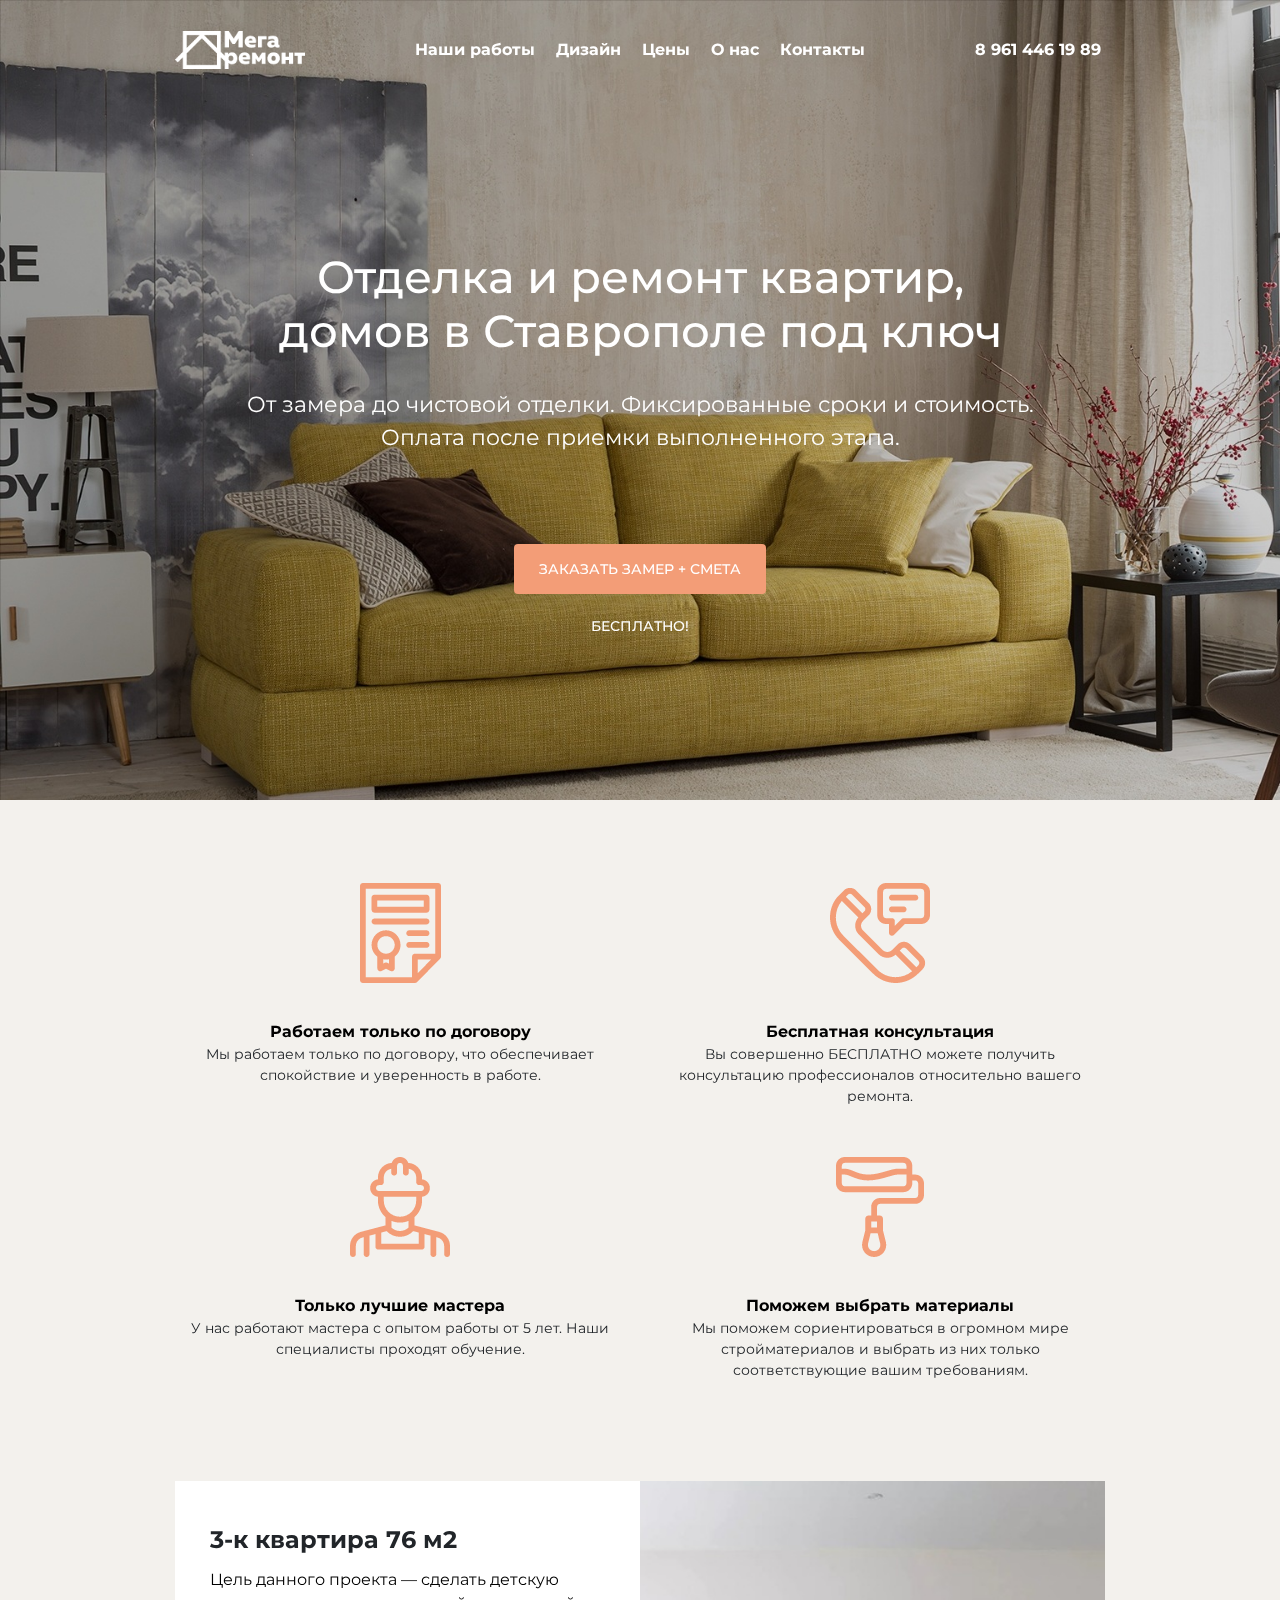
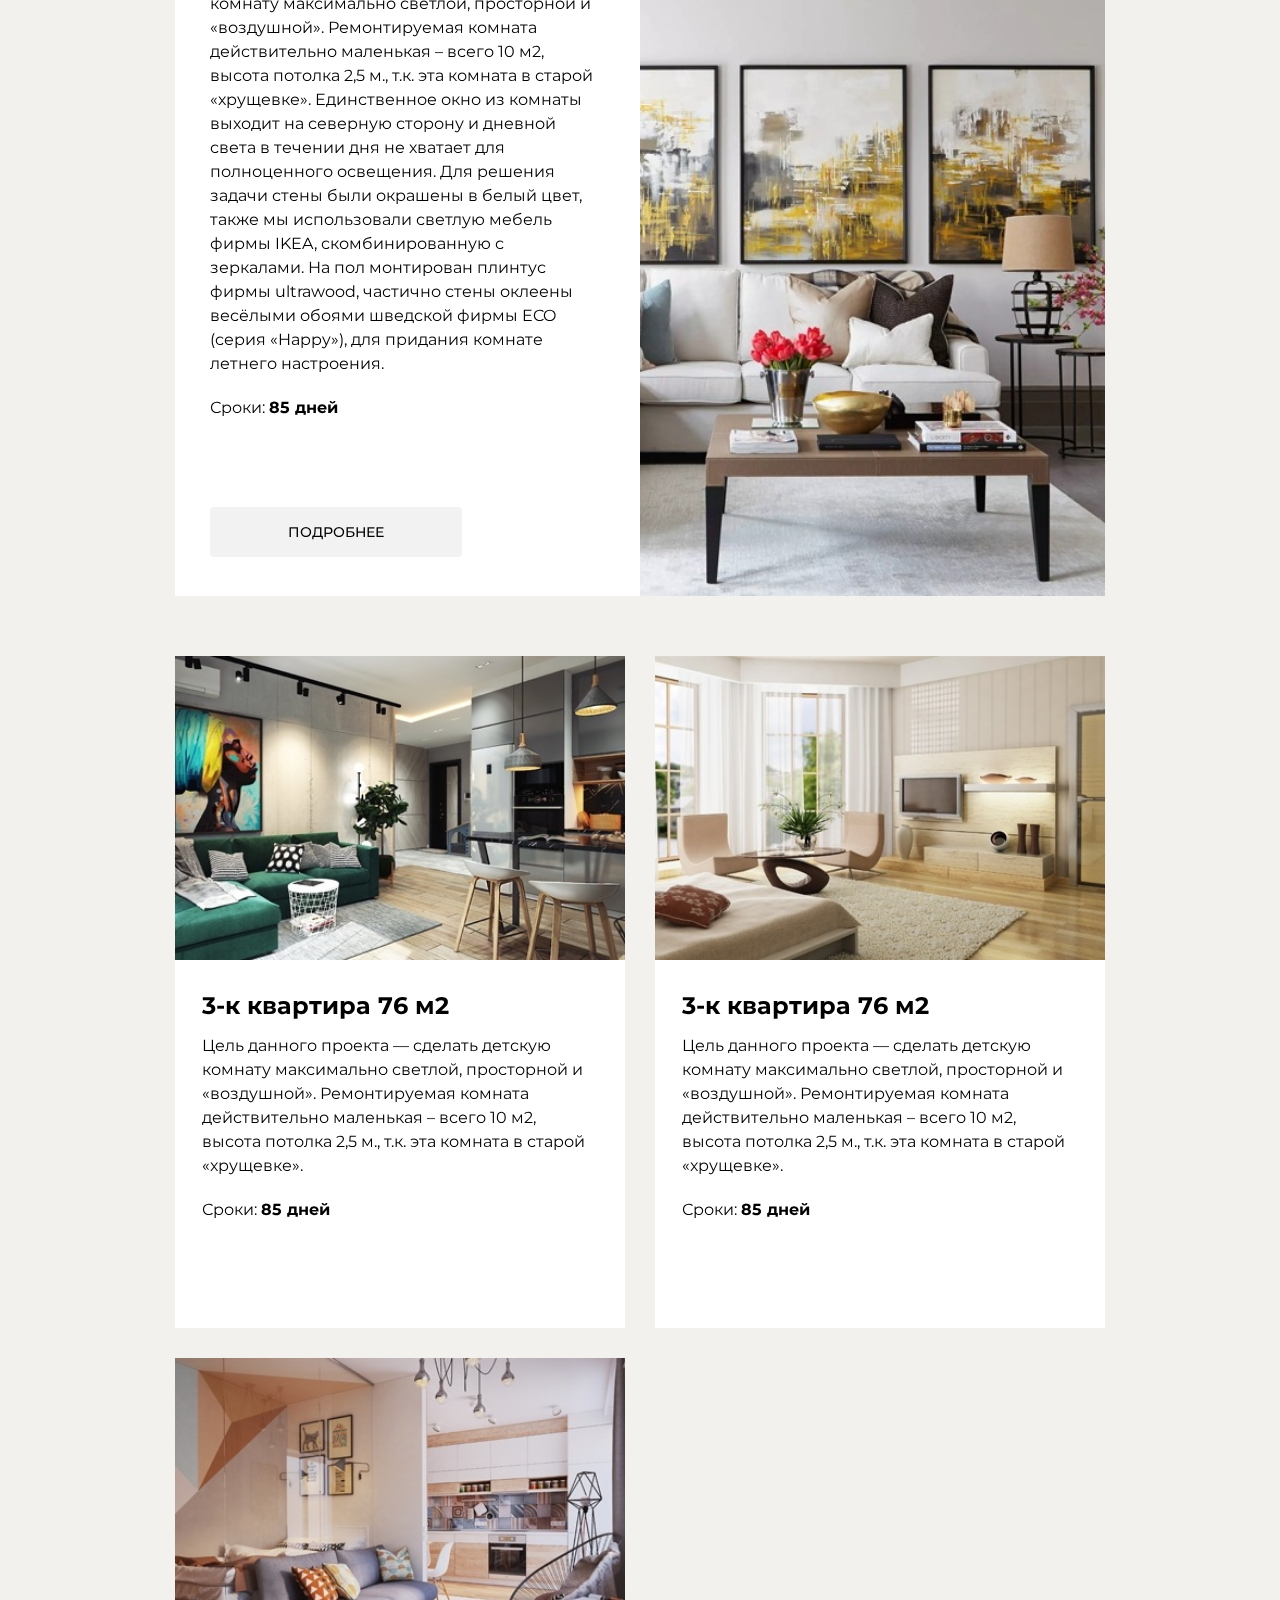
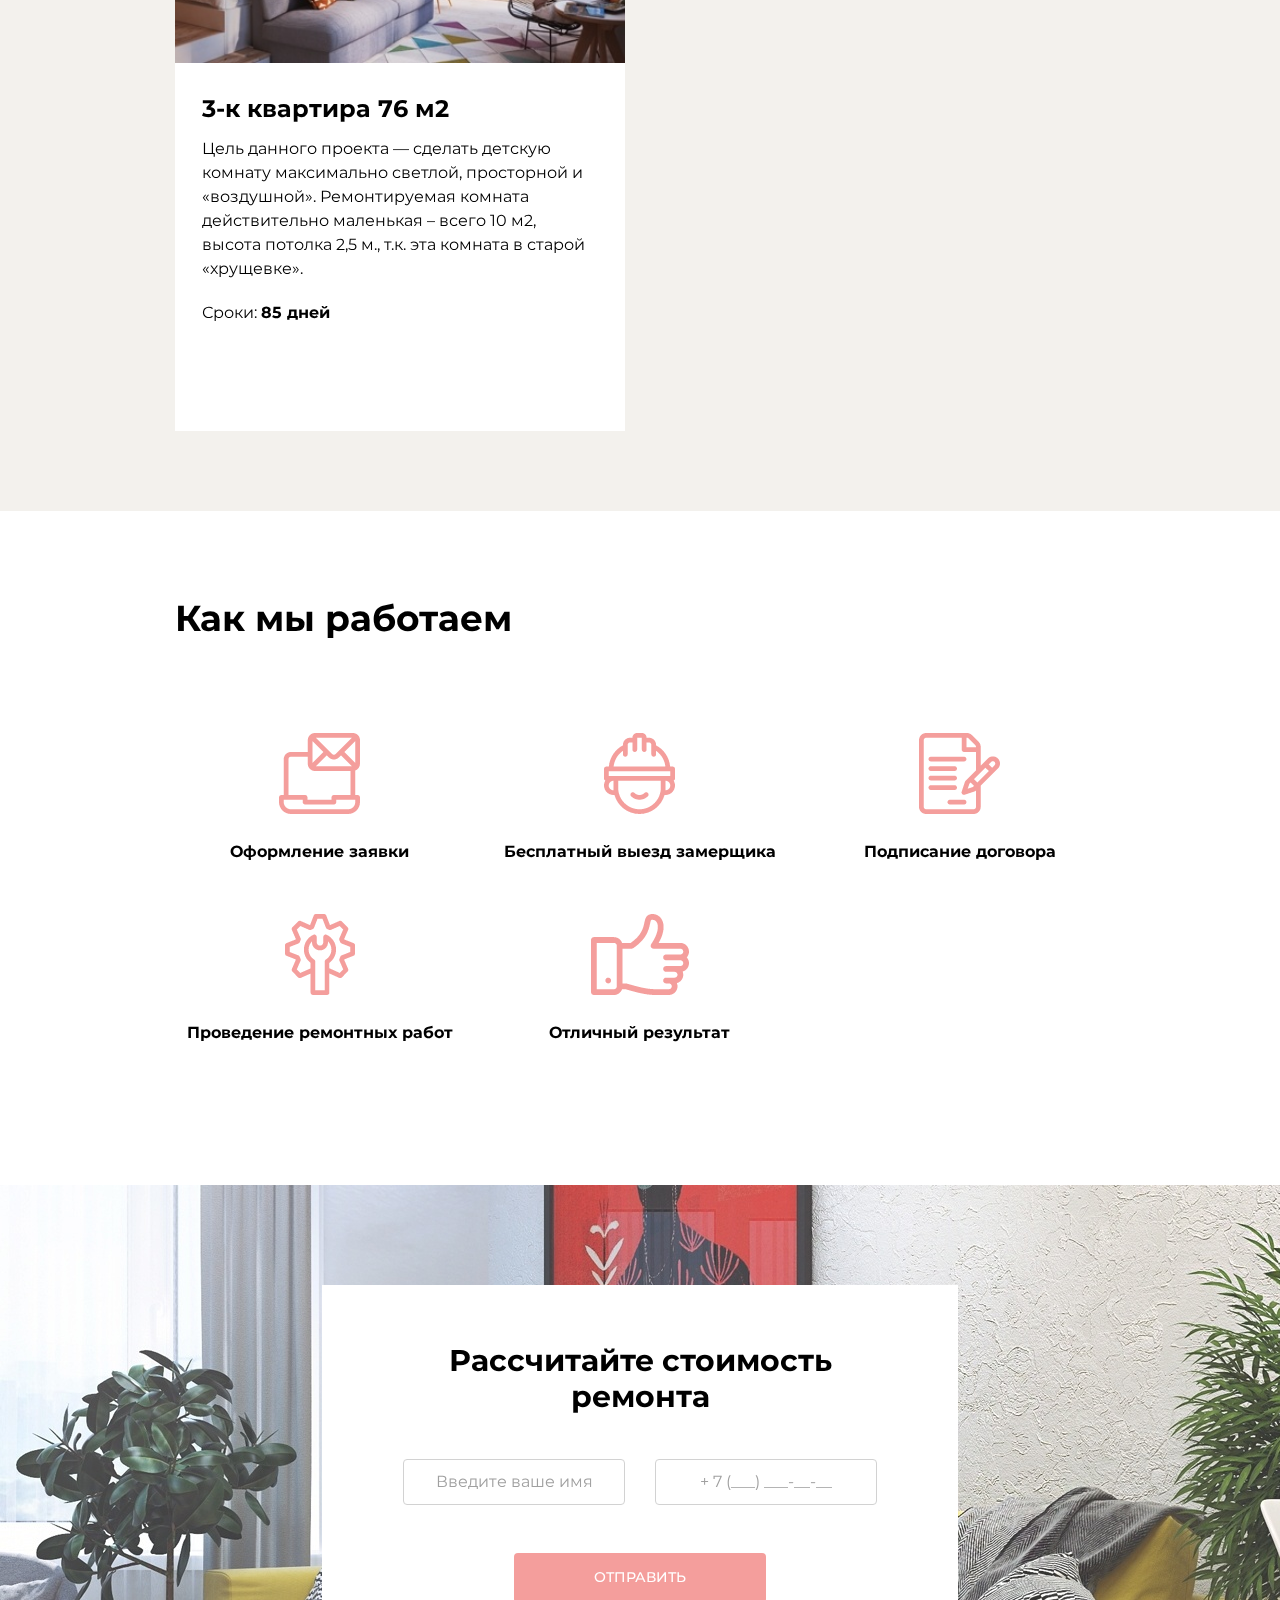
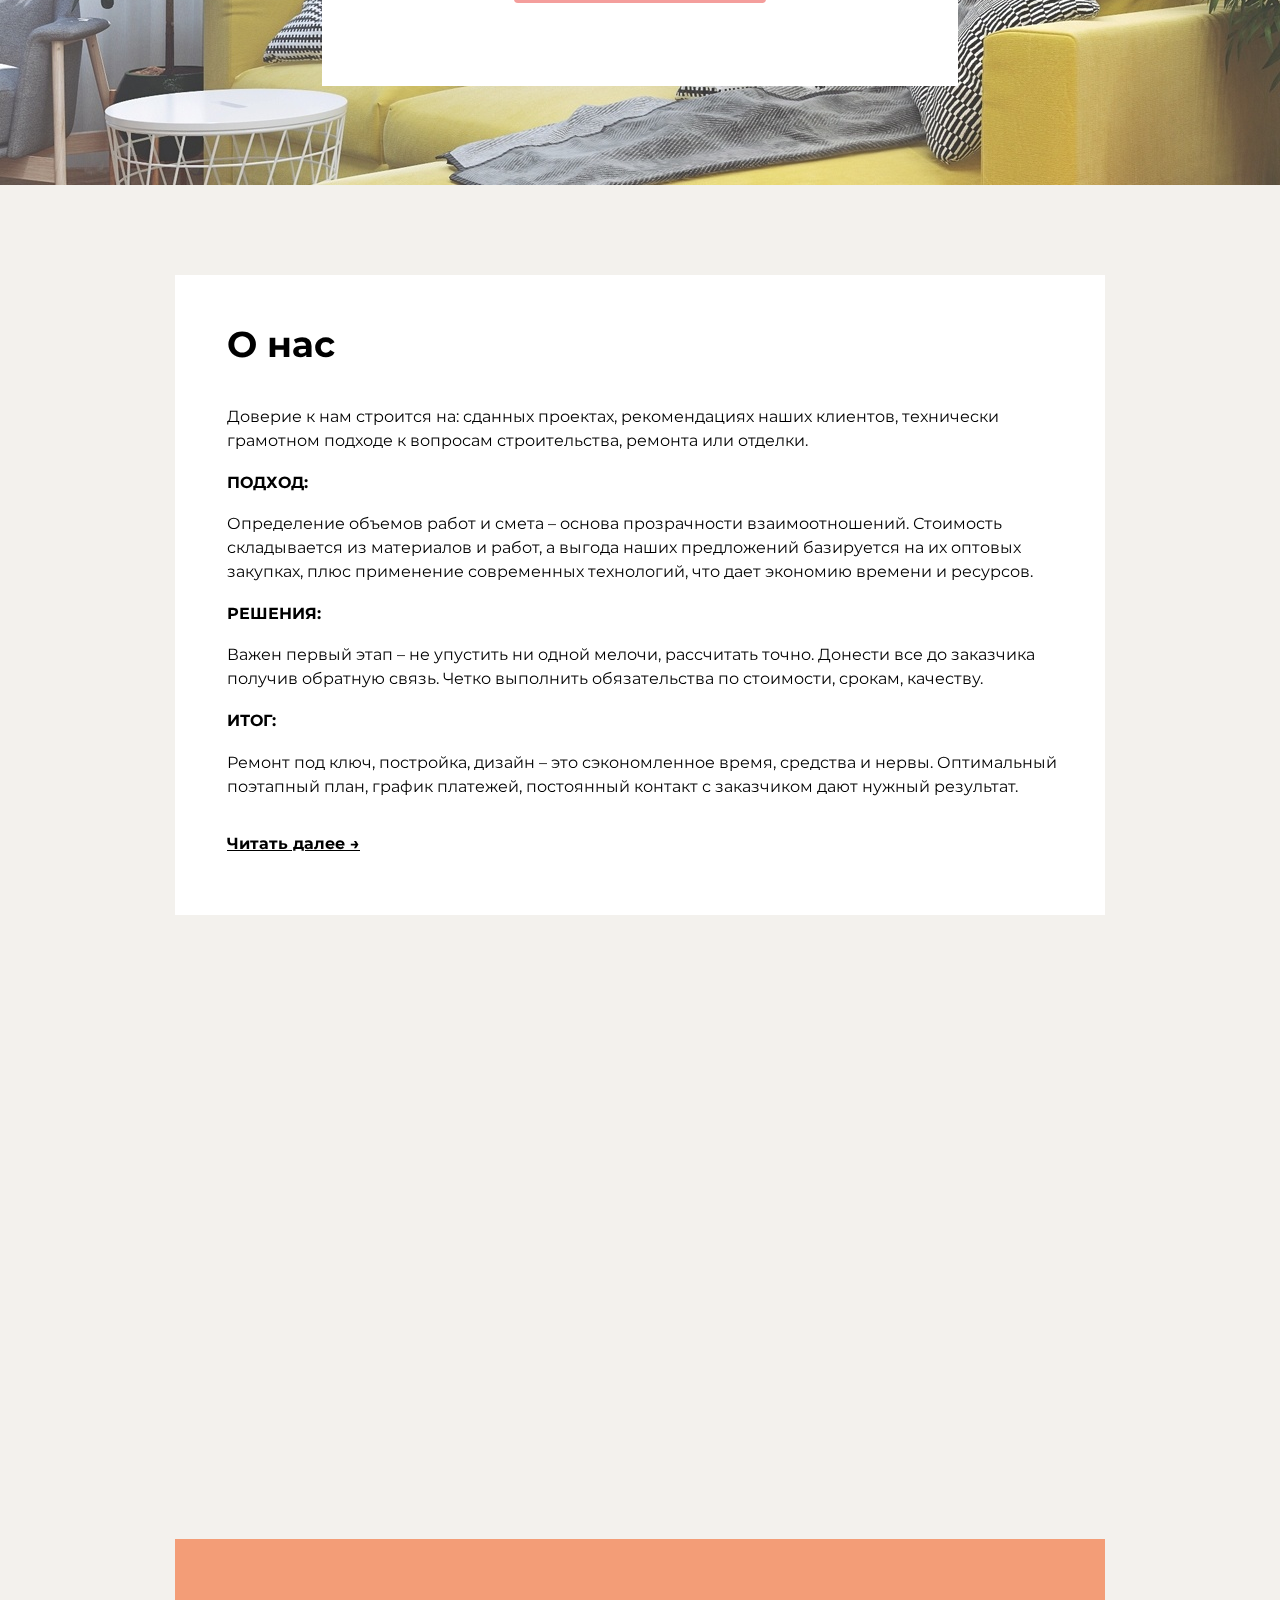
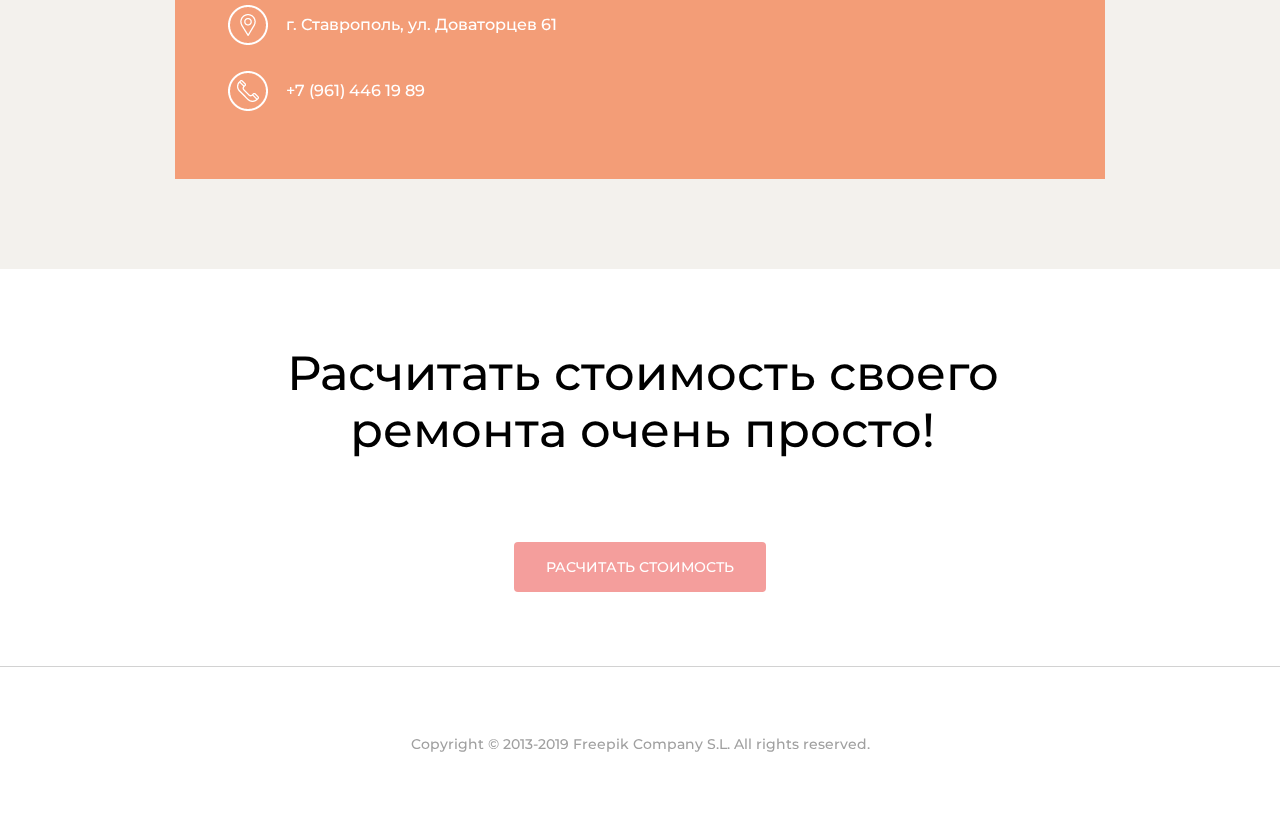
<file: index.html>
<!DOCTYPE html>
<html lang="ru">

<head>
  <meta charset="UTF-8">
  <meta name="viewport" content="width=device-width, initial-scale=1.0">
  <meta http-equiv="X-UA-Compatible" content="ie=edge">
  <title>Главная - Мегаремонт</title>
  <link href="https://fonts.googleapis.com/css?family=Montserrat:400,500,700&display=swap" rel="stylesheet">
  <link rel="stylesheet" href="css/normalize.css">
  <link rel="stylesheet" href="css/bootstrap.css">
  <link rel="stylesheet" href="css/slideout.css">
  <link rel="stylesheet" href="css/styles.css">
</head>

<body>

  <div id="menu" class="mobile-menu-background">
    <nav>
      <ul class="header-mobile-menu-list">
        <li><a href="works.html">Наши работы </a></li>
        <li><a href="#">Дизайн</a></li>
        <li><a href="prices.html">Цены</a></li>
        <li><a href="about.html">О нас</a></li>
        <li><a href="contacts.html">Контакты</a></li>
      </ul>
    </nav>
  </div>

  <div id="panel">

    <!-- Шапка сайта -->
    <div class="container-fluid header-background">

      <!-- Логотип, меню, телефон -->
      <div class="container">

        <div class="row header">
          <div class="col-md-2 col-lg-2 col-xl-2">
            <a href="index.html">
              <img class="header-logo" src="img/header-logo.png" alt="Логотип Мегаремонт">
            </a>
          </div>
          <div class="col-md-6 col-lg-6 col-xl-6 offset-1">
            <nav>
              <ul class="header-menu-list">
                <li><a href="works.html">Наши работы </a></li>
                <li><a href="#">Дизайн</a></li>
                <li><a href="prices.html">Цены</a></li>
                <li><a href="about.html">О нас</a></li>
                <li><a href="contacts.html">Контакты</a></li>
              </ul>
            </nav>
          </div>
          <div class=" col-md-3 col-lg-2 col-xl-2 offset-1 header-contacts">
            <a href="tel:+79614461989">8 961 446 19 89</a>
          </div>
        </div>

        <div class="header-mobile">
          <div class="row">
            <div class="col-4 col-sm-4 header-menu-button">
              <a href="#" class="toggle-button">
                <img src="img/menu-button.svg" alt="Иконка меню">
              </a>
            </div>
            <div class="col-4 col-sm-4 header-mobile-logo">
              <a href="#">
                <img src="img/header-logo.png" alt="Логотип Мегаремонт">
              </a>
            </div>
            <div class="col-4 col-sm-4 header-mobile-telephone-icon">
              <a href="tel:+79614461989">
                <img src="img/telephone.svg" alt="">
              </a>
            </div>
          </div>
        </div>

      </div>

      <!-- Заголовок, прочий текст и кнопка заказа -->
      <div class="container">
        <div class="header-intro">
          <h1>Отделка и ремонт квартир, домов в Ставрополе под ключ</h1>
          <p>От замера до чистовой отделки. Фиксированные сроки и стоимость.<br>Оплата после приемки выполненного этапа.
          </p>
          <a href="#" data-toggle="modal" data-target="#exampleModal">ЗАКАЗАТЬ ЗАМЕР + СМЕТА</a>
          <span>БЕСПЛАТНО!</span>
        </div>
      </div>

    </div>

    <!-- Основной контент главной страницы -->
    <div class="main">

      <div class="container">
        <div class="row features">
          <div class="col-md-6 col-lg-6 col-xl-3 features-item">
            <img src="img/contract-image.png" alt="Иконка договора">
            <h2>Работаем только по договору</h2>
            <p>Мы работаем только по договору, что обеспечивает спокойствие и уверенность в работе.</p>
          </div>
          <div class="col-md-6 col-lg-6 col-xl-3 features-item">
            <img src="img/consultation-image.png" alt="Иконка консультации">
            <h2>Бесплатная консультация</h2>
            <p>Вы совершенно БЕСПЛАТНО можете получить консультацию профессионалов относительно вашего ремонта.</p>
          </div>
          <div class="col-md-6 col-lg-6 col-xl-3 features-item">
            <img src="img/master-image.png" alt="Иконка мастера">
            <h2>Только лучшие мастера</h2>
            <p>У нас работают мастера с опытом работы от 5 лет. Наши специалисты проходят обучение.</p>
          </div>
          <div class="col-md-6 col-lg-6 col-xl-3 features-item">
            <img src="img/material-image.png" alt="Иконка материалов">
            <h2>Поможем выбрать материалы</h2>
            <p>Мы поможем сориентироваться в огромном мире стройматериалов и выбрать из них только соответствующие вашим
              требованиям.</p>
          </div>
        </div>
      </div>

      <div class="container">

        <div class="row no-gutters apartment">

          <div class="col-md-6 col-lg-6 col-xl-6 apartment-description">
            <h2>3-к квартира 76 м2</h2>
            <p>Цель данного проекта — сделать детскую комнату максимально светлой, просторной и «воздушной».
              Ремонтируемая
              комната действительно маленькая – всего 10 м2, высота потолка 2,5 м., т.к. эта комната в старой
              «хрущевке».
              Единственное окно из комнаты выходит на северную сторону и дневной света в течении дня не хватает для
              полноценного освещения. Для решения задачи стены были окрашены в белый цвет, также мы использовали светлую
              мебель фирмы IKEA, скомбинированную с зеркалами. На пол монтирован плинтус фирмы ultrawood, частично стены
              оклеены весёлыми обоями шведской фирмы ECO (серия «Happy»), для придания комнате летнего настроения.</p>
            <p>Сроки: <b>85 дней</b></p>
            <a href="#">ПОДРОБНЕЕ</a>
          </div>

          <div class="col-md-6 col-lg-6 col-xl-6 apartment-image">
            <img src="img/apartment-image-one.jpg" alt="Изображение квартиры">
          </div>

        </div>

        <div class="row">

          <div class="col-md-6 col-lg-6 col-xl-4 apartments">
            <div class="apartment-image">
              <img src="img/apartment-image-two.jpg" alt="Изображение квартиры">
            </div>
            <div class="apartment-description">
              <h2>3-к квартира 76 м2</h2>
              <p>Цель данного проекта — сделать детскую комнату максимально светлой, просторной и «воздушной».
                Ремонтируемая
                комната действительно маленькая – всего 10 м2, высота потолка 2,5 м., т.к. эта комната в старой
                «хрущевке».
              </p>
              <p>Сроки: <b>85 дней</b></p>
            </div>
          </div>

          <div class="col-md-6 col-lg-6 col-xl-4 apartments">
            <div class="apartment-image">
              <img src="img/apartment-image-three.jpg" alt="Изображение квартиры">
            </div>
            <div class="apartment-description">
              <h2>3-к квартира 76 м2</h2>
              <p>Цель данного проекта — сделать детскую комнату максимально светлой, просторной и «воздушной».
                Ремонтируемая
                комната действительно маленькая – всего 10 м2, высота потолка 2,5 м., т.к. эта комната в старой
                «хрущевке».
              </p>
              <p>Сроки: <b>85 дней</b></p>
            </div>
          </div>

          <div class="col-md-6 col-lg-6 col-xl-4 apartments">
            <div class="apartment-image">
              <img src="img/apartment-image-four.jpg" alt="Изображение квартиры">
            </div>
            <div class="apartment-description">
              <h2>3-к квартира 76 м2</h2>
              <p>Цель данного проекта — сделать детскую комнату максимально светлой, просторной и «воздушной».
                Ремонтируемая
                комната действительно маленькая – всего 10 м2, высота потолка 2,5 м., т.к. эта комната в старой
                «хрущевке».
              </p>
              <p>Сроки: <b>85 дней</b></p>
            </div>
          </div>

        </div>

      </div>

    </div>

    <!-- Раздел как мы работаем -->
    <div class="how-we-are-working">
      <div class="container">
        <h2>Как мы работаем</h2>
        <div class="row">
          <div class="col-12 col-sm-6 col-md-6 col-lg-4 col-xl how-we-are-working-item">
            <img src="img/how-we-are-working-image-one.png" alt="Иконка письма">
            <p>Оформление заявки</p>
          </div>
          <div class="col-12 col-sm-6 col-md-6 col-lg-4 col-xl how-we-are-working-item">
            <img src="img/how-we-are-working-image-two.png" alt="Иконка письма">
            <p>Бесплатный выезд замерщика</p>
          </div>
          <div class="col-12 col-sm-6 col-md-6 col-lg-4 col-xl how-we-are-working-item">
            <img src="img/how-we-are-working-image-three.png" alt="Иконка письма">
            <p>Подписание договора</p>
          </div>
          <div class="col-12 col-sm-6 col-md-6 col-lg-4 col-xl how-we-are-working-item">
            <img src="img/how-we-are-working-image-four.png" alt="Иконка письма">
            <p>Проведение ремонтных работ</p>
          </div>
          <div class="col-12 col-sm-6 col-md-6 col-lg-4 col-xl how-we-are-working-item">
            <img src="img/how-we-are-working-image-five.png" alt="Иконка письма">
            <p>Отличный результат</p>
          </div>
        </div>
      </div>
    </div>

    <!-- Раздел расчитать стоимость с формой отправки данных -->
    <div class="calculate-the-cost">
      <div class="container-fluid calculate-the-cost-background">
        <div class="calculate-the-cost-form-wrapper">
          <h3>Рассчитайте стоимость ремонта</h3>
          <form action="https://echo.htmlacademy.ru" method="POST">

            <div class="contacts-wrapper">

              <label for="">
                <input type="text" placeholder="Введите ваше имя" name="name" id="">
              </label>

              <label for="">
                <input type="number" placeholder="+ 7 (___) ___-__-__" name="number" id="">
              </label>

            </div>

            <button type="submit">ОТПРАВИТЬ</button>

          </form>
        </div>
      </div>
    </div>

    <!-- Раздел о нас -->
    <div class="about-us">
      <div class="container">
        <div class="row">

          <div class="col-md-12 col-lg-12 col-xl-6 about-us-text">

            <div class="text-items">

              <h2>О нас</h2>
              <p>Доверие к нам строится на: сданных проектах, рекомендациях наших клиентов, технически грамотном подходе
                к
                вопросам строительства, ремонта или отделки.</p>
              <h3>ПОДХОД:</h3>
              <p>Определение объемов работ и смета – основа прозрачности взаимоотношений. Стоимость складывается из
                материалов и работ, а выгода наших предложений базируется на их оптовых закупках, плюс применение
                современных технологий, что дает экономию времени и ресурсов.</p>
              <h3>РЕШЕНИЯ:</h3>
              <p>Важен первый этап – не упустить ни одной мелочи, рассчитать точно. Донести все до заказчика получив
                обратную
                связь. Четко выполнить обязательства по стоимости, срокам, качеству.</p>
              <h3>ИТОГ:</h3>
              <p>Ремонт под ключ, постройка, дизайн – это сэкономленное время, средства и нервы. Оптимальный поэтапный
                план,
                график платежей, постоянный контакт с заказчиком дают нужный результат.</p>
              <a href="#">Читать далее →</a>

            </div>

          </div>

          <div class="col-md-12 col-lg-12 col-xl-6 about-us-contacts">

            <iframe
              src="https://yandex.ru/map-widget/v1/?um=constructor%3A7e77f28e73a11d5f9e036e28b85890a868ea8d3332734e925cd18b9a7f0cf9b1&amp;source=constructor"
              width="635" height="524" frameborder="0">
              <img src="img/map-image.jpg" alt="г. Ставрополь, ул. Доваторцев 61">
            </iframe>

            <address>

              <div class="contacts-item">
                <img src="img/map-icon.png" alt="Иконка карты">
                <p>г. Ставрополь, ул. Доваторцев 61</p>
              </div>

              <div class="contacts-item">
                <img src="img/telephone-icon.png" alt="Иконка телефона">
                <p>+7 (961) 446 19 89</p>
              </div>

            </address>

          </div>

        </div>
      </div>
    </div>

    <!-- Раздел подвала сайта -->
    <div class="footer">

      <div class="container footer-item">
        <h2>Расчитать стоимость своего ремонта очень просто!</h2>
        <a href="#">РАСЧИТАТЬ СТОИМОСТЬ</a>
      </div>

      <div class="container-fluid">
        <div class="row">
          <span class="devider"></span>
        </div>
        <div class="container">
          <div class="copyright">
            <p>Copyright © 2013-2019 Freepik Company S.L. All rights reserved.</p>
          </div>
        </div>
      </div>

    </div>

  </div>

  <div class="modal fade" id="exampleModal" tabindex="-1" role="dialog" aria-labelledby="exampleModalLabel" aria-hidden="true">
    <div class="modal-dialog" role="document">
        <div class="modal-content">
            <div class="modal-header">
                <h5 class="modal-title" id="exampleModalLabel">ЗАКАЗАТЬ ЗАМЕР + СМЕТА</h5>
                <button type="button" class="close" data-dismiss="modal" aria-label="Close">
                    <span aria-hidden="true">&times;</span>
                </button>
            </div>
            <div class="modal-body">
                <form id="form-contac" class="form-element" autocomplete="off" method="POST">
                    <div class="contacts-wrapper">
                        <label for="name">
                            <input id="name" name="name" type="text" placeholder="Введите ваше имя" />
                        </label>
                        <label for="email">
                            <input id="email" name="email" type="email" placeholder="E-mail адрес" />
                        </label>
                    </div>
                    <textarea id="message" cols="30" name="message" rows="10" placeholder="Текст сообщения"></textarea>
                    <button class="bayvz form-input__button calc-send-button" type="submit">ОТПРАВИТЬ</button>
                </form>
            </div>
        </div>
    </div>
</div>

  <script src="js/jquery.min.js"></script>
  <script src="js/bootstrap.bundle.min.js"></script>
  <script src="js/slideout.min.js"></script>
  <script src="js/scripts.js"></script>
</body>

</html>
</file>
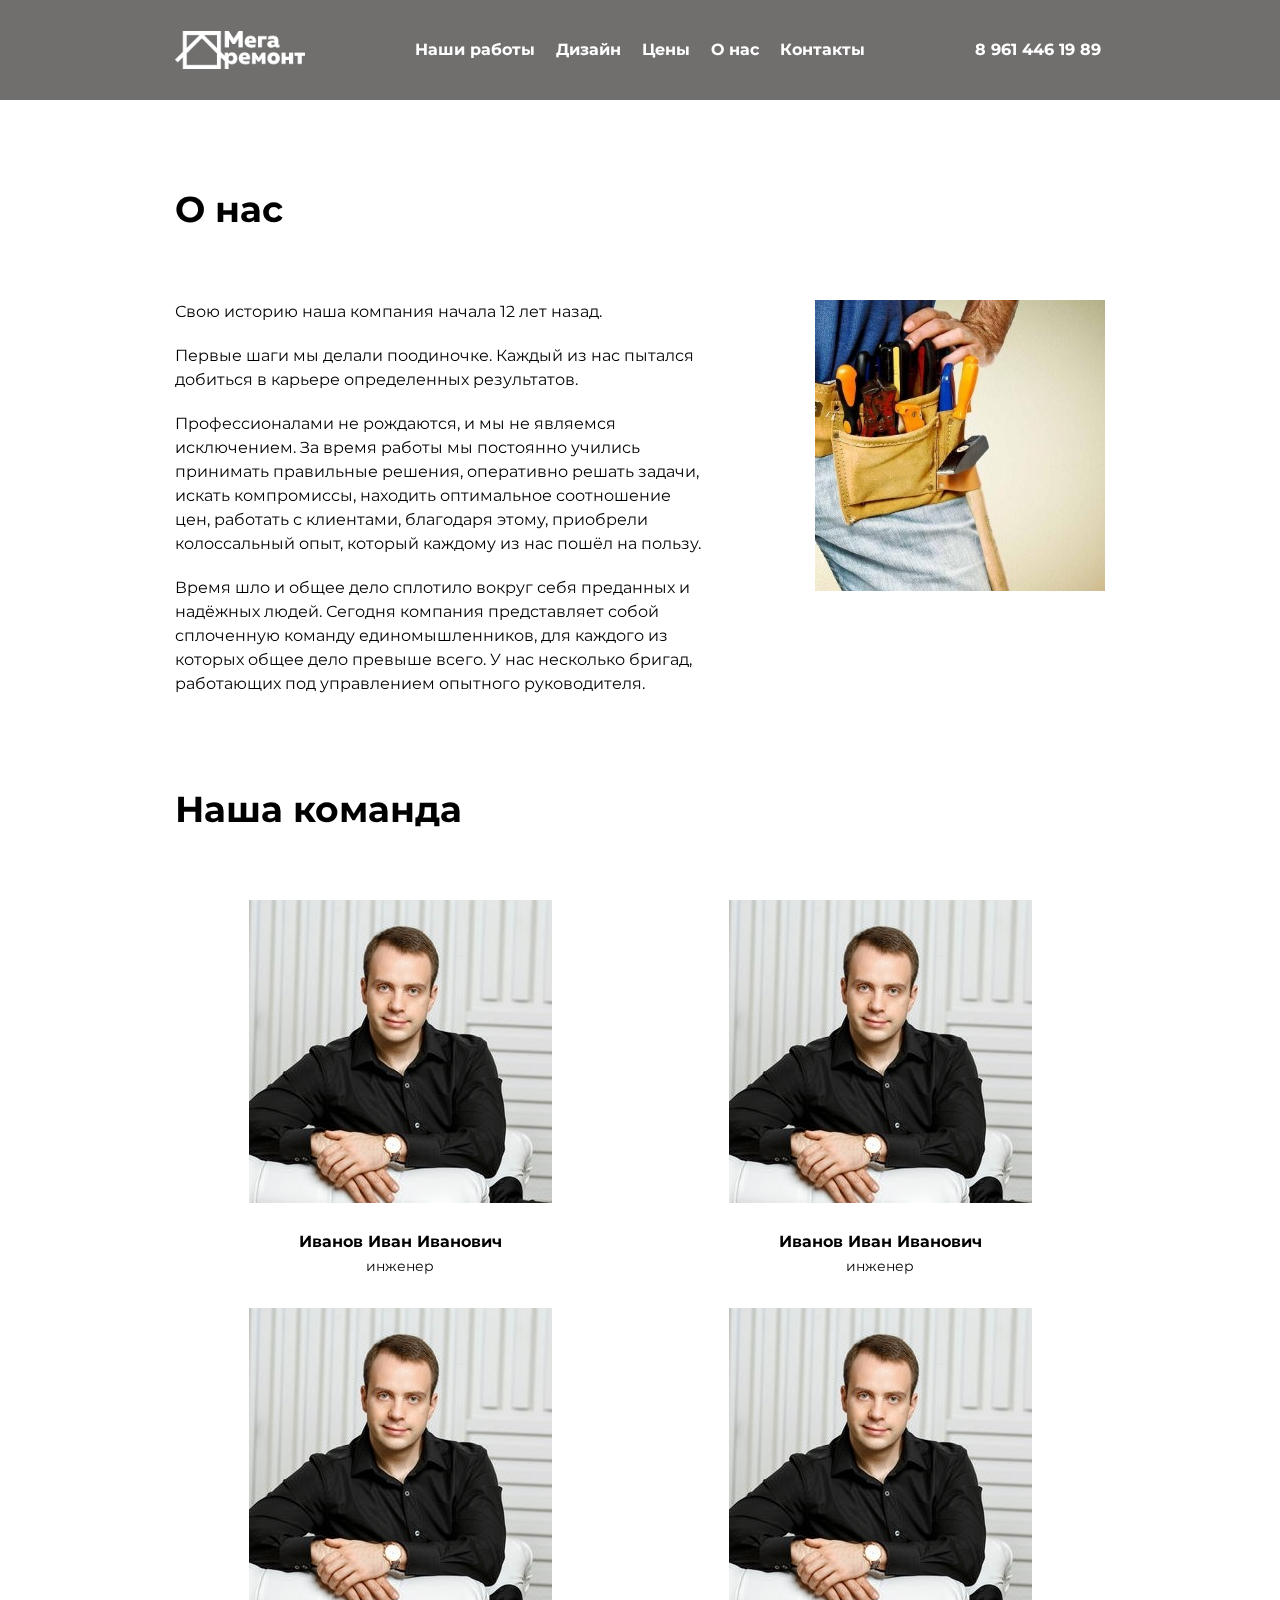
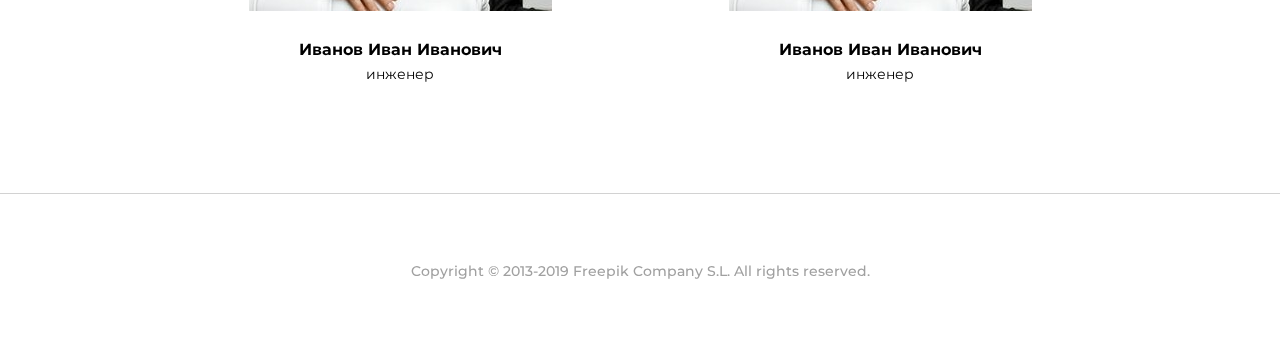
<file: about.html>
<!DOCTYPE html>
<html lang="ru">

<head>
  <meta charset="UTF-8">
  <meta name="viewport" content="width=device-width, initial-scale=1.0">
  <meta http-equiv="X-UA-Compatible" content="ie=edge">
  <title>О нас - Мегаремонт</title>
  <link href="https://fonts.googleapis.com/css?family=Montserrat:400,500,700&display=swap" rel="stylesheet">
  <link rel="stylesheet" href="css/normalize.css">
  <link rel="stylesheet" href="css/bootstrap.css">
  <link rel="stylesheet" href="css/slideout.css">
  <link rel="stylesheet" href="css/styles.css">
</head>

<body>

  <div id="menu" class="mobile-menu-background">
    <nav>
      <ul class="header-mobile-menu-list">
        <li><a href="works.html">Наши работы </a></li>
        <li><a href="#">Дизайн</a></li>
        <li><a href="prices.html">Цены</a></li>
        <li><a href="about.html">О нас</a></li>
        <li><a href="contacts.html">Контакты</a></li>
      </ul>
    </nav>
  </div>

  <div id="panel">

    <!-- Шапка сайта -->
    <div class="container-fluid header-works">

      <!-- Логотип, меню, телефон -->
      <div class="container">

        <div class="row header">
          <div class="col-md-2 col-lg-2 col-xl-2">
            <a href="index.html">
              <img class="header-logo" src="img/header-logo.png" alt="Логотип Мегаремонт">
            </a>
          </div>
          <div class="col-md-6 col-lg-6 col-xl-6 offset-1">
            <nav>
              <ul class="header-menu-list">
                <li><a href="works.html">Наши работы </a></li>
                <li><a href="#">Дизайн</a></li>
                <li><a href="prices.html">Цены</a></li>
                <li><a href="about.html">О нас</a></li>
                <li><a href="contacts.html">Контакты</a></li>
              </ul>
            </nav>
          </div>
          <div class="col-md-3 col-lg-2 col-xl-2 offset-1 header-contacts">
            <a href="tel:+79614461989">8 961 446 19 89</a>
          </div>
        </div>

        <div class="header-mobile">
          <div class="row">
            <div class="col-4 col-sm-4 header-menu-button">
              <a href="#" class="toggle-button">
                <img src="img/menu-button.svg" alt="Иконка меню">
              </a>
            </div>
            <div class="col-4 col-sm-4 header-mobile-logo">
              <a href="#">
                <img src="img/header-logo.png" alt="Логотип Мегаремонт">
              </a>
            </div>
            <div class="col-4 col-sm-4 header-mobile-telephone-icon">
              <a href="tel:+79614461989">
                <img src="img/telephone.svg" alt="">
              </a>
            </div>
          </div>
        </div>

      </div>

    </div>

    <!-- Раздел о нас -->
    <div class="about">
      <div class="container">

        <h2>О нас</h2>

        <div class="row">

          <div class="col-12 col-sm-12 col-md-7 col-lg-7 col-xl-7">
            <p>Свою историю наша компания начала 12 лет назад.</p>
            <p>Первые шаги мы делали поодиночке. Каждый из нас пытался добиться в карьере определенных результатов.</p>
            <p>Профессионалами не рождаются, и мы не являемся исключением. За время работы мы постоянно учились
              принимать
              правильные решения, оперативно решать задачи, искать компромиссы, находить оптимальное соотношение цен,
              работать
              с клиентами, благодаря этому, приобрели колоссальный опыт, который каждому из нас пошёл на пользу.</p>
            <p>Время шло и общее дело сплотило вокруг себя преданных и надёжных людей. Сегодня компания представляет
              собой
              сплоченную команду единомышленников, для каждого из которых общее дело превыше всего. У нас несколько
              бригад,
              работающих под управлением опытного руководителя.</p>
          </div>

          <div class="col-12 col-sm-12 col-md-4 col-lg-4 col-xl-4 offset-1 about-image-mobile">
            <img class="about-image" src="img/about-image.jpg" alt="Изображение о нас">
          </div>

        </div>

        <div class="our-team">

          <h2>Наша команда</h2>

          <div class="row">

            <div class="col-12 col-sm-12 col-md-6 col-lg-6 col-xl-3 our-team-item">
              <img src="img/our-team-image.jpg" alt="Изображение нашей команды">
              <h3>Иванов Иван Иванович</h3>
              <span>инженер</span>
            </div>

            <div class="col-12 col-sm-12 col-md-6 col-lg-6 col-xl-3 our-team-item">
              <img src="img/our-team-image.jpg" alt="Изображение нашей команды">
              <h3>Иванов Иван Иванович</h3>
              <span>инженер</span>
            </div>

            <div class="col-12 col-sm-12 col-md-6 col-lg-6 col-xl-3 our-team-item">
              <img src="img/our-team-image.jpg" alt="Изображение нашей команды">
              <h3>Иванов Иван Иванович</h3>
              <span>инженер</span>
            </div>

            <div class="col-12 col-sm-12 col-md-6 col-lg-6 col-xl-3 our-team-item">
              <img src="img/our-team-image.jpg" alt="Изображение нашей команды">
              <h3>Иванов Иван Иванович</h3>
              <span>инженер</span>
            </div>

          </div>

        </div>

      </div>
    </div>

    <!-- Раздел подвала сайта -->
    <div class="footer">
      <div class="container-fluid">
        <div class="row">
          <span class="devider"></span>
        </div>
        <div class="container">
          <div class="copyright">
            <p>Copyright © 2013-2019 Freepik Company S.L. All rights reserved.</p>
          </div>
        </div>
      </div>

    </div>

  </div>

  <script src="js/jquery.min.js"></script>
  <script src="js/bootstrap.bundle.min.js"></script>
  <script src="js/slideout.min.js"></script>
  <script src="js/scripts.js"></script>
</body>

</html>
</file>
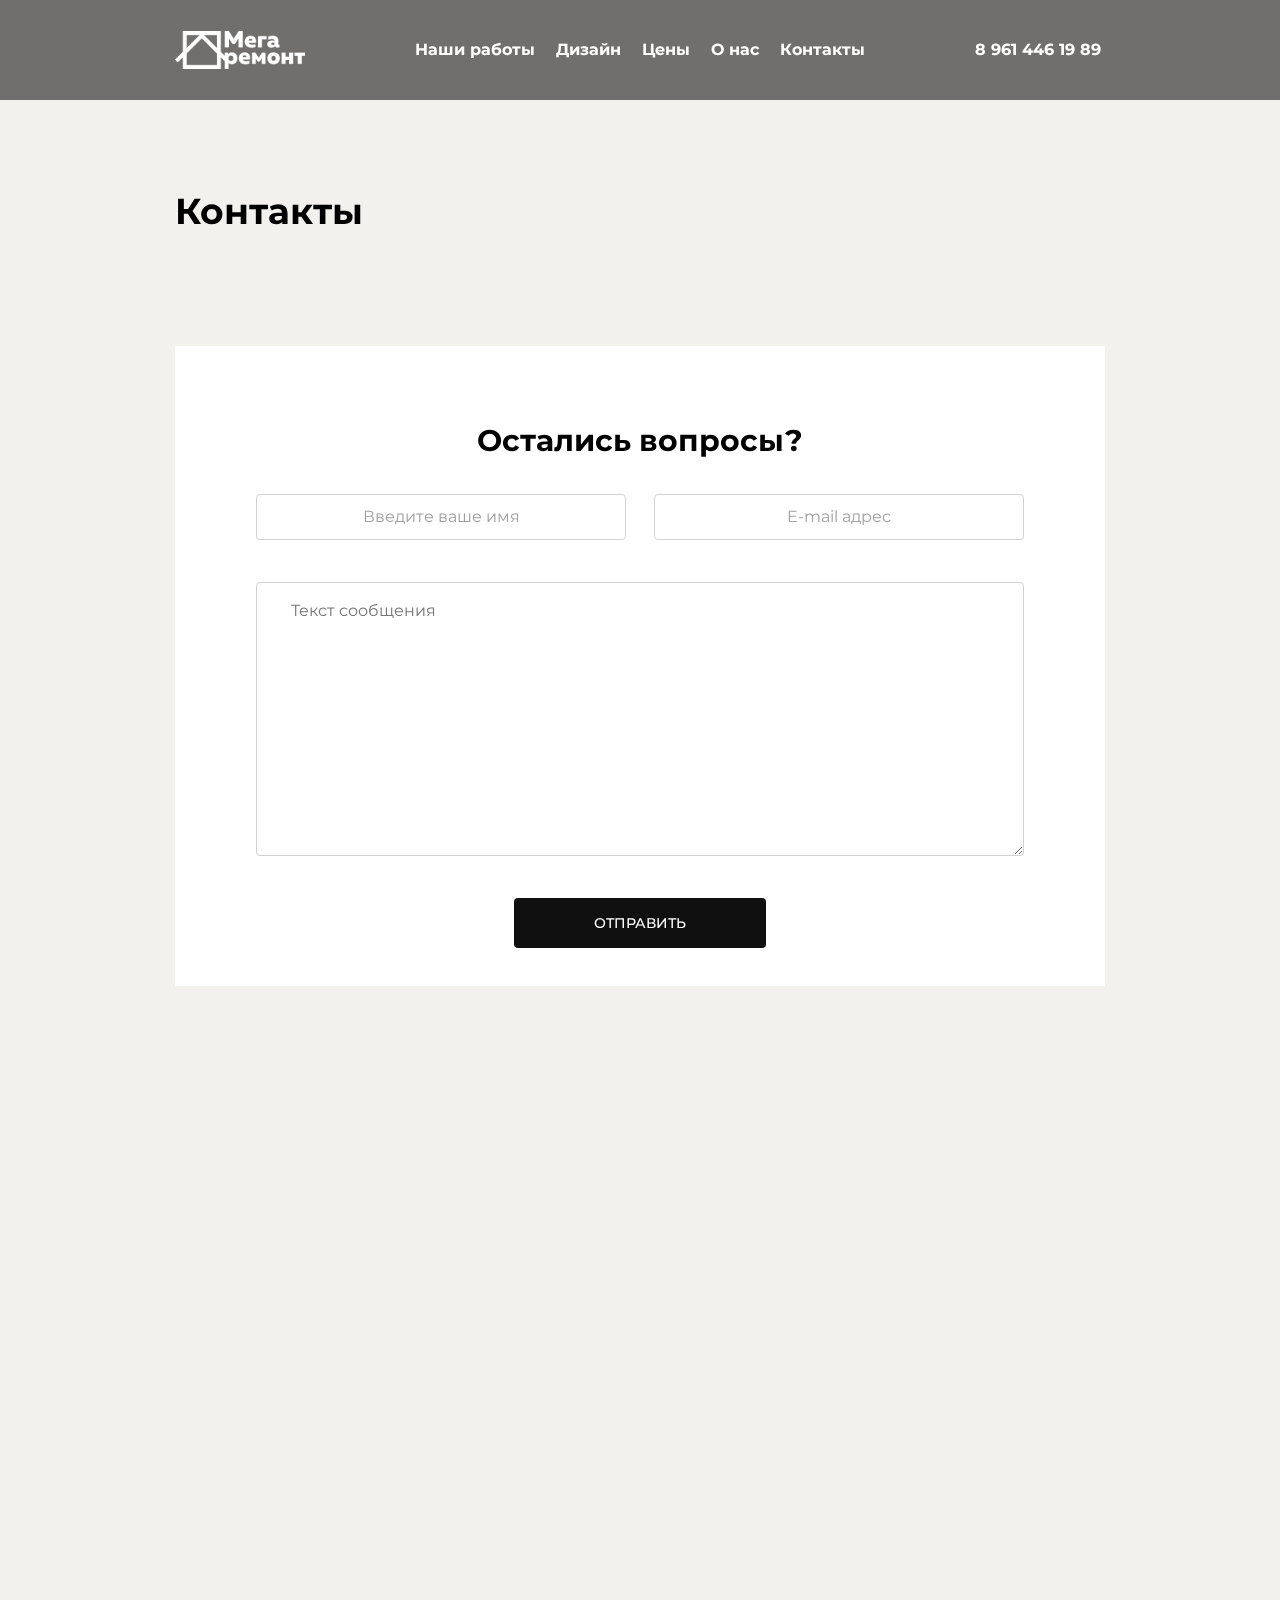
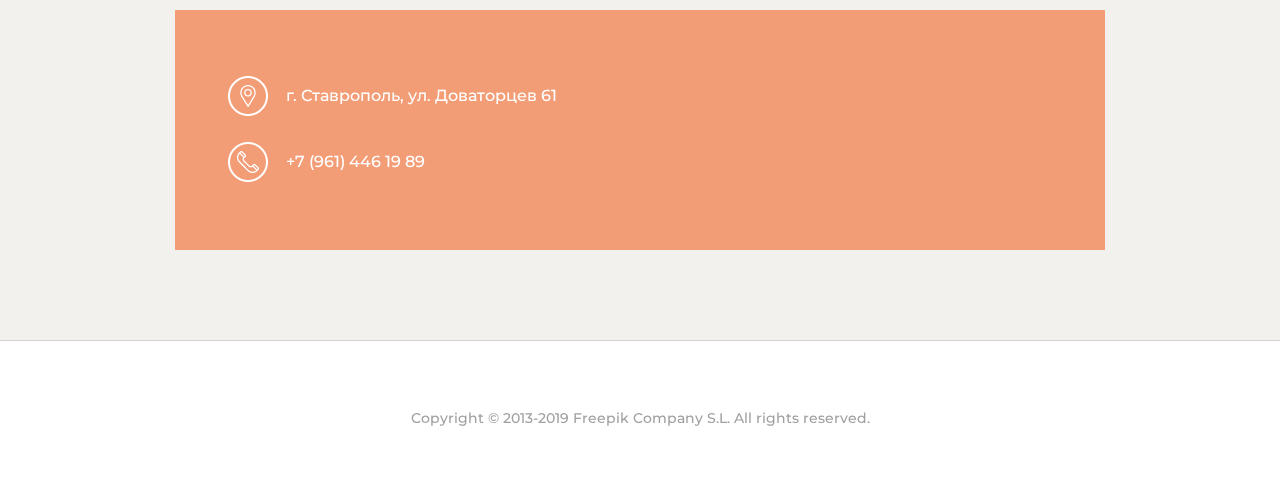
<file: contacts.html>
<!DOCTYPE html>
<html lang="ru">

<head>
  <meta charset="UTF-8">
  <meta name="viewport" content="width=device-width, initial-scale=1.0">
  <meta http-equiv="X-UA-Compatible" content="ie=edge">
  <title>Контакты - Мегаремонт</title>
  <link href="https://fonts.googleapis.com/css?family=Montserrat:400,500,700&display=swap" rel="stylesheet">
  <link rel="stylesheet" href="css/normalize.css">
  <link rel="stylesheet" href="css/bootstrap.css">
  <link rel="stylesheet" href="css/slideout.css">
  <link rel="stylesheet" href="css/styles.css">
</head>

<body>

  <div id="menu" class="mobile-menu-background">
    <nav>
      <ul class="header-mobile-menu-list">
        <li><a href="works.html">Наши работы </a></li>
        <li><a href="#">Дизайн</a></li>
        <li><a href="prices.html">Цены</a></li>
        <li><a href="about.html">О нас</a></li>
        <li><a href="contacts.html">Контакты</a></li>
      </ul>
    </nav>
  </div>

  <div id="panel">

    <!-- Шапка сайта -->
    <div class="container-fluid header-works">

      <!-- Логотип, меню, телефон -->
      <div class="container">

        <div class="row header">
          <div class="col-md-2 col-lg-2 col-xl-2">
            <a href="index.html">
              <img class="header-logo" src="img/header-logo.png" alt="Логотип Мегаремонт">
            </a>
          </div>
          <div class="col-md-6 col-lg-6 col-xl-6 offset-1">
            <nav>
              <ul class="header-menu-list">
                <li><a href="works.html">Наши работы </a></li>
                <li><a href="#">Дизайн</a></li>
                <li><a href="prices.html">Цены</a></li>
                <li><a href="about.html">О нас</a></li>
                <li><a href="contacts.html">Контакты</a></li>
              </ul>
            </nav>
          </div>
          <div class="col-md-3 col-lg-2 col-xl-2 offset-1 header-contacts">
            <a href="tel:+79614461989">8 961 446 19 89</a>
          </div>
        </div>

        <div class="header-mobile">
          <div class="row">
            <div class="col-4 col-sm-4 header-menu-button">
              <a href="#" class="toggle-button">
                <img src="img/menu-button.svg" alt="Иконка меню">
              </a>
            </div>
            <div class="col-4 col-sm-4 header-mobile-logo">
              <a href="#">
                <img src="img/header-logo.png" alt="Логотип Мегаремонт">
              </a>
            </div>
            <div class="col-4 col-sm-4 header-mobile-telephone-icon">
              <a href="tel:+79614461989">
                <img src="img/telephone.svg" alt="">
              </a>
            </div>
          </div>
        </div>

      </div>

    </div>

    <!-- Раздел контакты -->
    <div class="about-us contacts">
      <div class="container">

        <h2 class="contacts-title">Контакты</h2>

        <div class="row">

          <div class="col-md-12 col-lg-12 col-xl-6 about-us-text">

            <div class="text-items">

              <h3>Остались вопросы?</h3>

              <form action="https://echo.htmlacademy.ru" method="POST">

                <div class="contacts-wrapper">

                  <label for="">
                    <input type="text" placeholder="Введите ваше имя" name="name" id="">
                  </label>

                  <label for="">
                    <input type="email" placeholder="E-mail адрес" name="email" id="">
                  </label>

                </div>

                <textarea name="text" id="" cols="30" rows="10" placeholder="Текст сообщения"></textarea>

                <button type="submit">ОТПРАВИТЬ</button>

              </form>

            </div>

          </div>

          <div class="col-md-12 col-lg-12 col-xl-6 about-us-contacts">

            <iframe
              src="https://yandex.ru/map-widget/v1/?um=constructor%3A7e77f28e73a11d5f9e036e28b85890a868ea8d3332734e925cd18b9a7f0cf9b1&amp;source=constructor"
              width="635" height="524" frameborder="0">
              <img src="img/map-image.jpg" alt="г. Ставрополь, ул. Доваторцев 61">
            </iframe>

            <address>

              <div class="contacts-item">
                <img src="img/map-icon.png" alt="Иконка карты">
                <p>г. Ставрополь, ул. Доваторцев 61</p>
              </div>

              <div class="contacts-item">
                <img src="img/telephone-icon.png" alt="Иконка телефона">
                <p>+7 (961) 446 19 89</p>
              </div>

            </address>

          </div>

        </div>

      </div>
    </div>

    <!-- Раздел подвала сайта -->
    <div class="footer">

      <div class="container-fluid">
        <div class="row">
          <span class="devider"></span>
        </div>
        <div class="container">
          <div class="copyright">
            <p>Copyright © 2013-2019 Freepik Company S.L. All rights reserved.</p>
          </div>
        </div>
      </div>

    </div>

  </div>

  <script src="js/jquery.min.js"></script>
  <script src="js/bootstrap.bundle.min.js"></script>
  <script src="js/slideout.min.js"></script>
  <script src="js/scripts.js"></script>
</body>

</html>
</file>
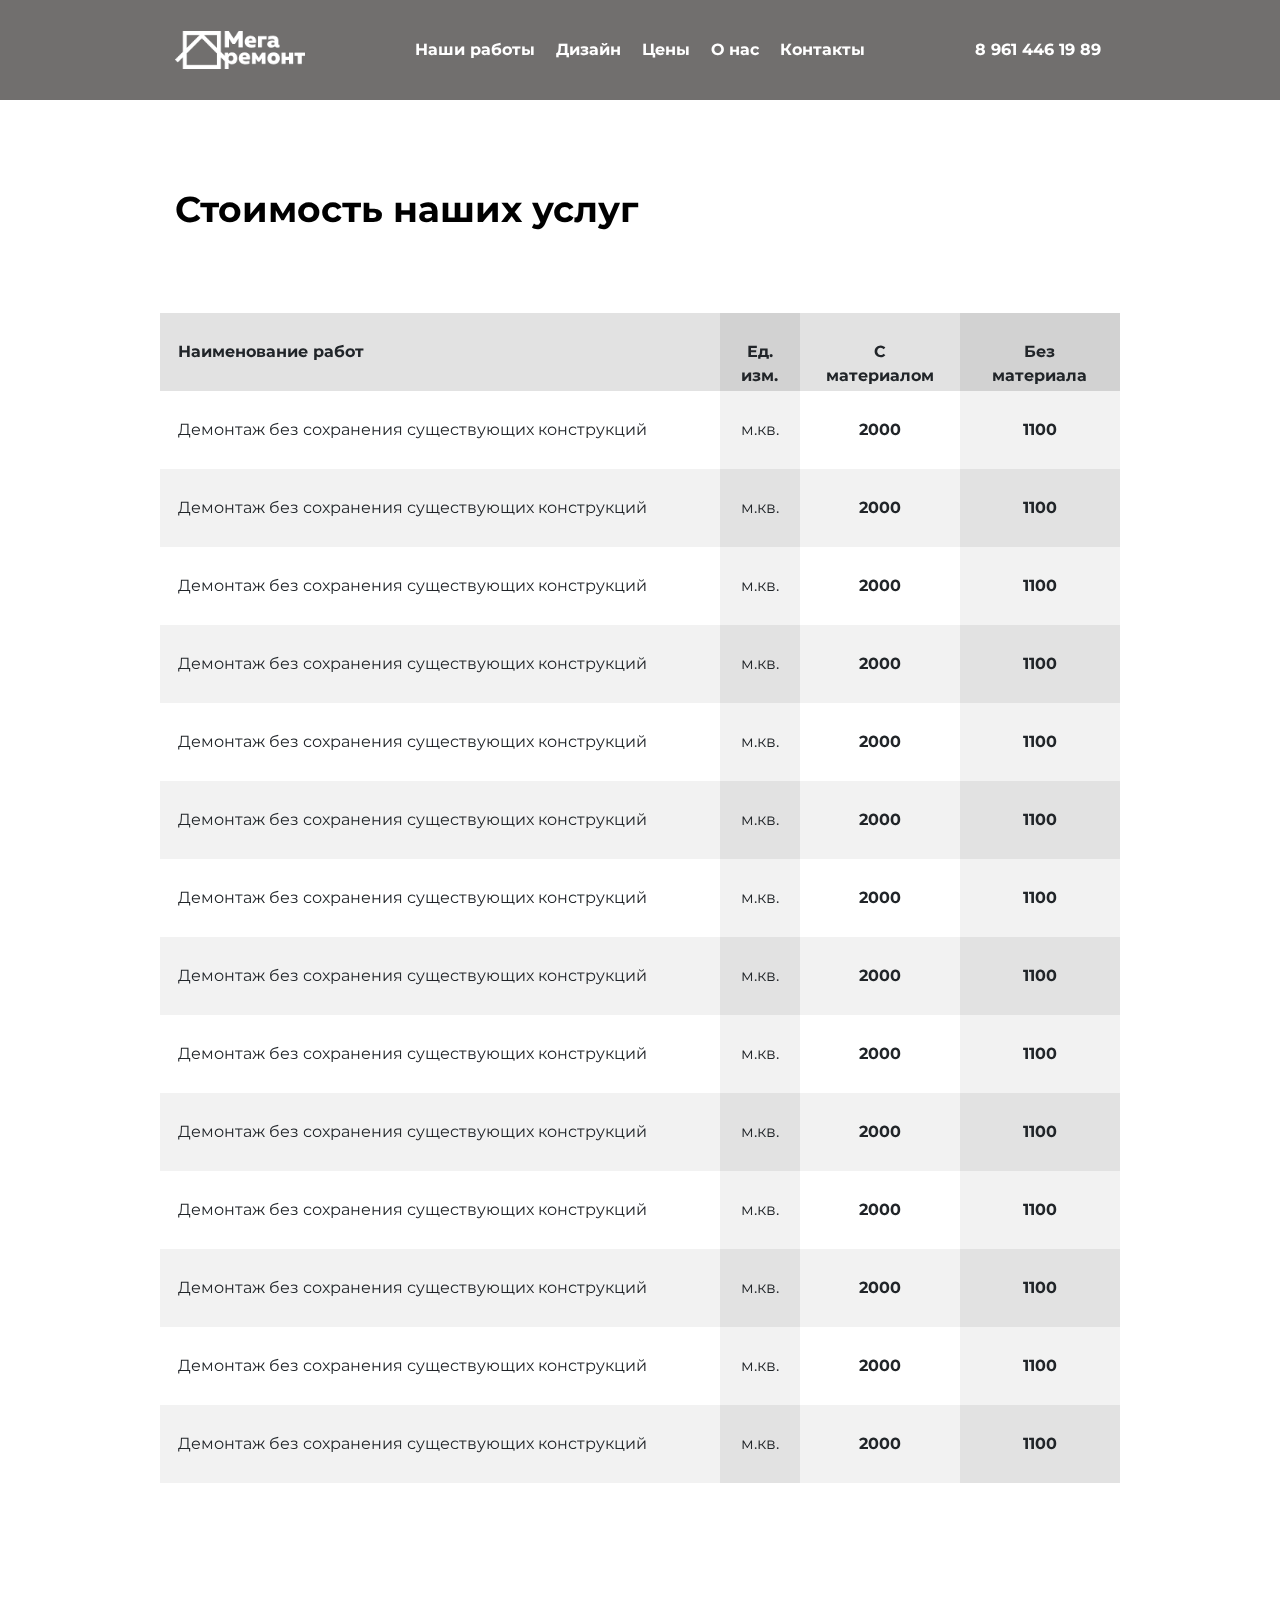
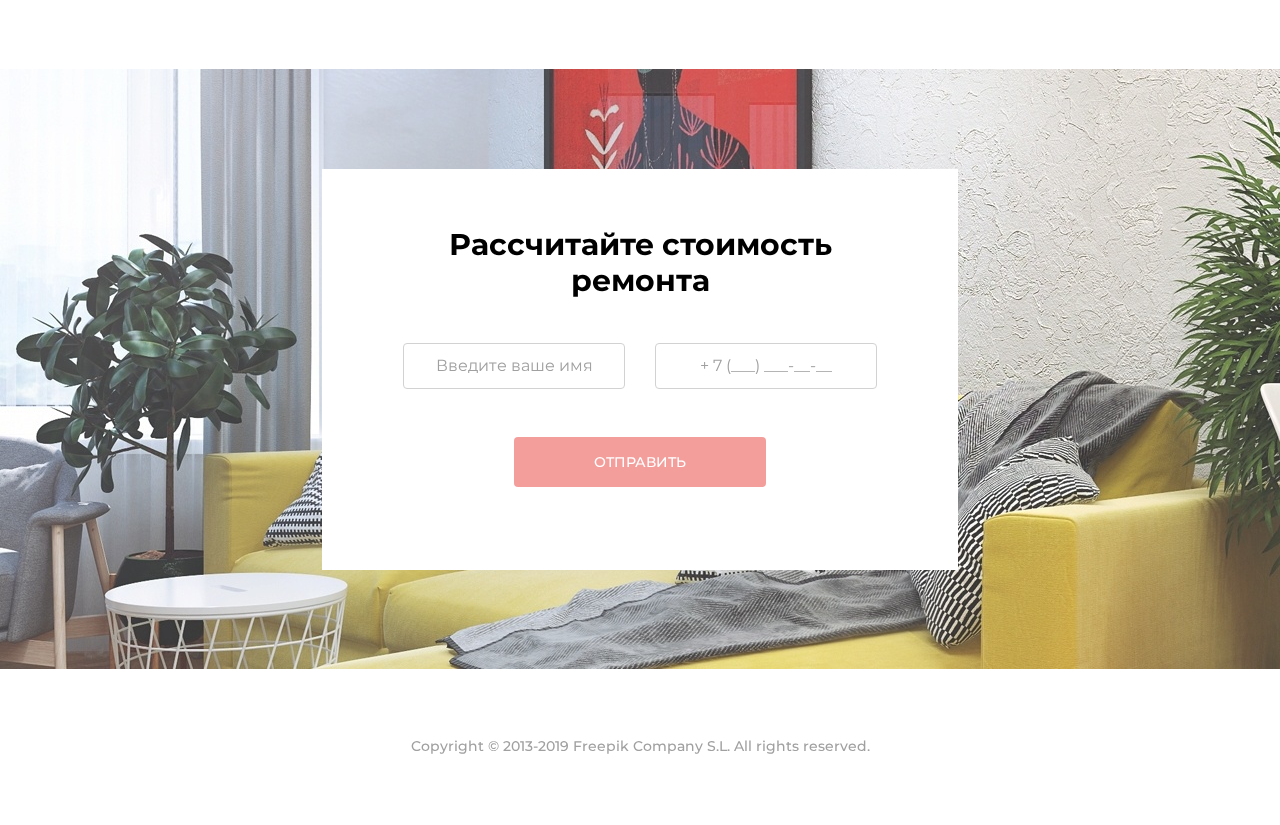
<file: prices.html>
<!DOCTYPE html>
<html lang="ru">

<head>
  <meta charset="UTF-8">
  <meta name="viewport" content="width=device-width, initial-scale=1.0">
  <meta http-equiv="X-UA-Compatible" content="ie=edge">
  <title>Цены - Мегаремонт</title>
  <link href="https://fonts.googleapis.com/css?family=Montserrat:400,500,700&display=swap" rel="stylesheet">
  <link rel="stylesheet" href="css/normalize.css">
  <link rel="stylesheet" href="css/bootstrap.css">
  <link rel="stylesheet" href="css/slideout.css">
  <link rel="stylesheet" href="css/styles.css">
</head>

<body>

  <div id="menu" class="mobile-menu-background">
    <nav>
      <ul class="header-mobile-menu-list">
        <li><a href="works.html">Наши работы </a></li>
        <li><a href="#">Дизайн</a></li>
        <li><a href="prices.html">Цены</a></li>
        <li><a href="about.html">О нас</a></li>
        <li><a href="contacts.html">Контакты</a></li>
      </ul>
    </nav>
  </div>

  <div id="panel">

    <!-- Шапка сайта -->
    <div class="container-fluid header-works">

      <!-- Логотип, меню, телефон -->
      <div class="container">

        <div class="row header">
          <div class="col-md-2 col-lg-2 col-xl-2">
            <a href="index.html">
              <img class="header-logo" src="img/header-logo.png" alt="Логотип Мегаремонт">
            </a>
          </div>
          <div class="col-md-6 col-lg-6 col-xl-6 offset-1">
            <nav>
              <ul class="header-menu-list">
                <li><a href="works.html">Наши работы </a></li>
                <li><a href="#">Дизайн</a></li>
                <li><a href="prices.html">Цены</a></li>
                <li><a href="about.html">О нас</a></li>
                <li><a href="contacts.html">Контакты</a></li>
              </ul>
            </nav>
          </div>
          <div class="col-md-3 col-lg-2 col-xl-2 offset-1 header-contacts">
            <a href="tel:+79614461989">8 961 446 19 89</a>
          </div>
        </div>

        <div class="header-mobile">
          <div class="row">
            <div class="col-4 col-sm-4 header-menu-button">
              <a href="#" class="toggle-button">
                <img src="img/menu-button.svg" alt="Иконка меню">
              </a>
            </div>
            <div class="col-4 col-sm-4 header-mobile-logo">
              <a href="#">
                <img src="img/header-logo.png" alt="Логотип Мегаремонт">
              </a>
            </div>
            <div class="col-4 col-sm-4 header-mobile-telephone-icon">
              <a href="tel:+79614461989">
                <img src="img/telephone.svg" alt="">
              </a>
            </div>
          </div>
        </div>

      </div>

    </div>

    <!-- Раздел цены -->
    <div class="prices">
      <div class="container">

        <h2>Стоимость наших услуг</h2>

        <table>
          <tr class="row">
            <th class="col-lg-7 col-xl-7">Наименование работ</td>
            <th class="col-lg-1 col-xl-1">Ед. изм.</td>
            <th class="col-lg-2 col-xl-2">С материалом</td>
            <th class="col-lg-2 col-xl-2">Без материала</td>
          </tr>
          <tr class="row">
            <td class="col-lg-7 col-xl-7">Демонтаж без сохранения существующих конструкций</td>
            <td class="col-lg-1 col-xl-1">м.кв.</td>
            <td class="col-lg-2 col-xl-2">2000</td>
            <td class="col-lg-2 col-xl-2">1100</td>
          </tr>
          <tr class="row">
            <td class="col-lg-7 col-xl-7">Демонтаж без сохранения существующих конструкций</td>
            <td class="col-lg-1 col-xl-1">м.кв.</td>
            <td class="col-lg-2 col-xl-2">2000</td>
            <td class="col-lg-2 col-xl-2">1100</td>
          </tr>
          <tr class="row">
            <td class="col-lg-7 col-xl-7">Демонтаж без сохранения существующих конструкций</td>
            <td class="col-lg-1 col-xl-1">м.кв.</td>
            <td class="col-lg-2 col-xl-2">2000</td>
            <td class="col-lg-2 col-xl-2">1100</td>
          </tr>
          <tr class="row">
            <td class="col-lg-7 col-xl-7">Демонтаж без сохранения существующих конструкций</td>
            <td class="col-lg-1 col-xl-1">м.кв.</td>
            <td class="col-lg-2 col-xl-2">2000</td>
            <td class="col-lg-2 col-xl-2">1100</td>
          </tr>
          <tr class="row">
            <td class="col-lg-7 col-xl-7">Демонтаж без сохранения существующих конструкций</td>
            <td class="col-lg-1 col-xl-1">м.кв.</td>
            <td class="col-lg-2 col-xl-2">2000</td>
            <td class="col-lg-2 col-xl-2">1100</td>
          </tr>
          <tr class="row">
            <td class="col-lg-7 col-xl-7">Демонтаж без сохранения существующих конструкций</td>
            <td class="col-lg-1 col-xl-1">м.кв.</td>
            <td class="col-lg-2 col-xl-2">2000</td>
            <td class="col-lg-2 col-xl-2">1100</td>
          </tr>
          <tr class="row">
            <td class="col-lg-7 col-xl-7">Демонтаж без сохранения существующих конструкций</td>
            <td class="col-lg-1 col-xl-1">м.кв.</td>
            <td class="col-lg-2 col-xl-2">2000</td>
            <td class="col-lg-2 col-xl-2">1100</td>
          </tr>
          <tr class="row">
            <td class="col-lg-7 col-xl-7">Демонтаж без сохранения существующих конструкций</td>
            <td class="col-lg-1 col-xl-1">м.кв.</td>
            <td class="col-lg-2 col-xl-2">2000</td>
            <td class="col-lg-2 col-xl-2">1100</td>
          </tr>
          <tr class="row">
            <td class="col-lg-7 col-xl-7">Демонтаж без сохранения существующих конструкций</td>
            <td class="col-lg-1 col-xl-1">м.кв.</td>
            <td class="col-lg-2 col-xl-2">2000</td>
            <td class="col-lg-2 col-xl-2">1100</td>
          </tr>
          <tr class="row">
            <td class="col-lg-7 col-xl-7">Демонтаж без сохранения существующих конструкций</td>
            <td class="col-lg-1 col-xl-1">м.кв.</td>
            <td class="col-lg-2 col-xl-2">2000</td>
            <td class="col-lg-2 col-xl-2">1100</td>
          </tr>
          <tr class="row">
            <td class="col-lg-7 col-xl-7">Демонтаж без сохранения существующих конструкций</td>
            <td class="col-lg-1 col-xl-1">м.кв.</td>
            <td class="col-lg-2 col-xl-2">2000</td>
            <td class="col-lg-2 col-xl-2">1100</td>
          </tr>
          <tr class="row">
            <td class="col-lg-7 col-xl-7">Демонтаж без сохранения существующих конструкций</td>
            <td class="col-lg-1 col-xl-1">м.кв.</td>
            <td class="col-lg-2 col-xl-2">2000</td>
            <td class="col-lg-2 col-xl-2">1100</td>
          </tr>
          <tr class="row">
            <td class="col-lg-7 col-xl-7">Демонтаж без сохранения существующих конструкций</td>
            <td class="col-lg-1 col-xl-1">м.кв.</td>
            <td class="col-lg-2 col-xl-2">2000</td>
            <td class="col-lg-2 col-xl-2">1100</td>
          </tr>
          <tr class="row">
            <td class="col-lg-7 col-xl-7">Демонтаж без сохранения существующих конструкций</td>
            <td class="col-lg-1 col-xl-1">м.кв.</td>
            <td class="col-lg-2 col-xl-2">2000</td>
            <td class="col-lg-2 col-xl-2">1100</td>
          </tr>
        </table>

      </div>
    </div>

    <!-- Раздел расчитать стоимость с формой отправки данных -->
    <div class=" calculate-the-cost">
      <div class="container-fluid calculate-the-cost-background">
        <div class="calculate-the-cost-form-wrapper">
          <h3>Рассчитайте стоимость ремонта</h3>
          <form action="https://echo.htmlacademy.ru" method="POST">

            <div class="contacts-wrapper">

              <label for="">
                <input type="text" placeholder="Введите ваше имя" name="name" id="">
              </label>

              <label for="">
                <input type="number" placeholder="+ 7 (___) ___-__-__" name="number" id="">
              </label>

            </div>

            <button type="submit">ОТПРАВИТЬ</button>

          </form>
        </div>
      </div>
    </div>

    <!-- Раздел подвала сайта -->
    <div class="footer">
      <div class="container-fluid">
        <div class="container">
          <div class="copyright">
            <p>Copyright © 2013-2019 Freepik Company S.L. All rights reserved.</p>
          </div>
        </div>
      </div>

    </div>

  </div>

  <script src="js/jquery.min.js"></script>
  <script src="js/bootstrap.bundle.min.js"></script>
  <script src="js/slideout.min.js"></script>
  <script src="js/scripts.js"></script>
</body>

</html>
</file>
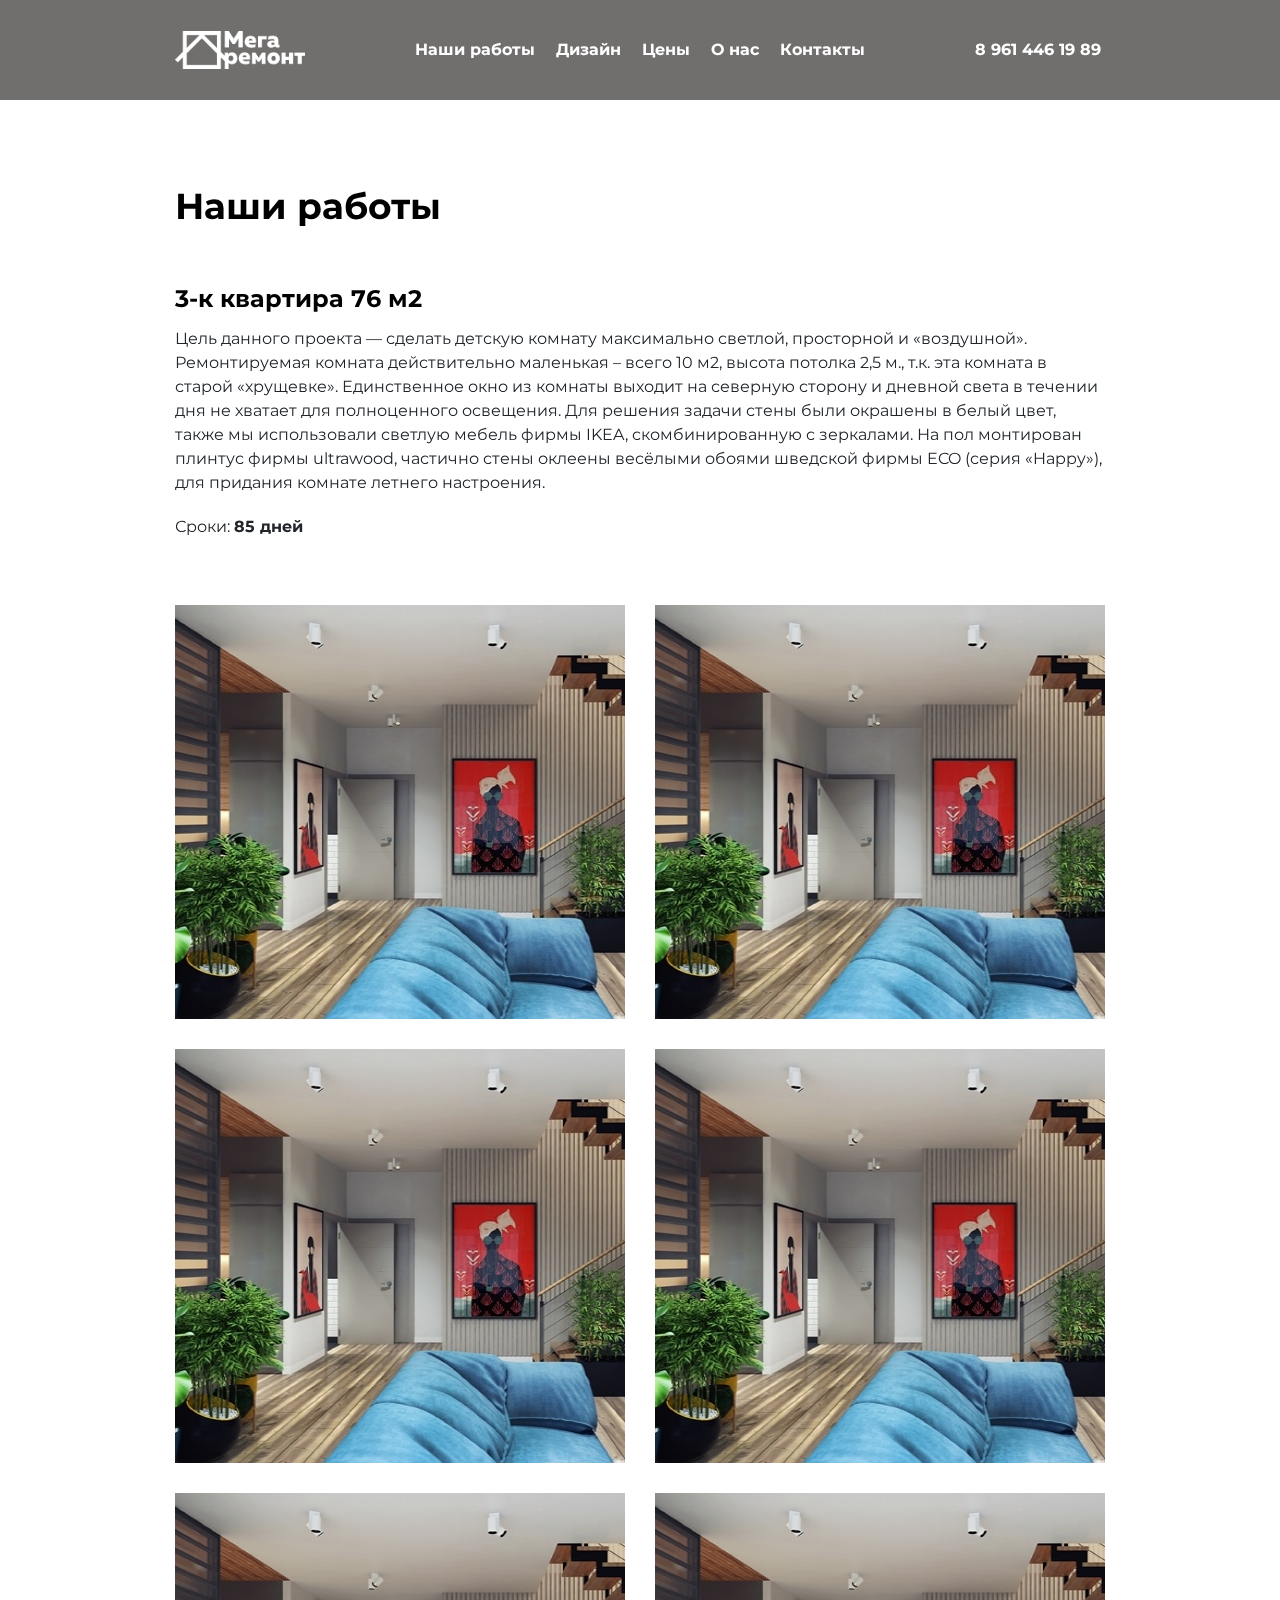
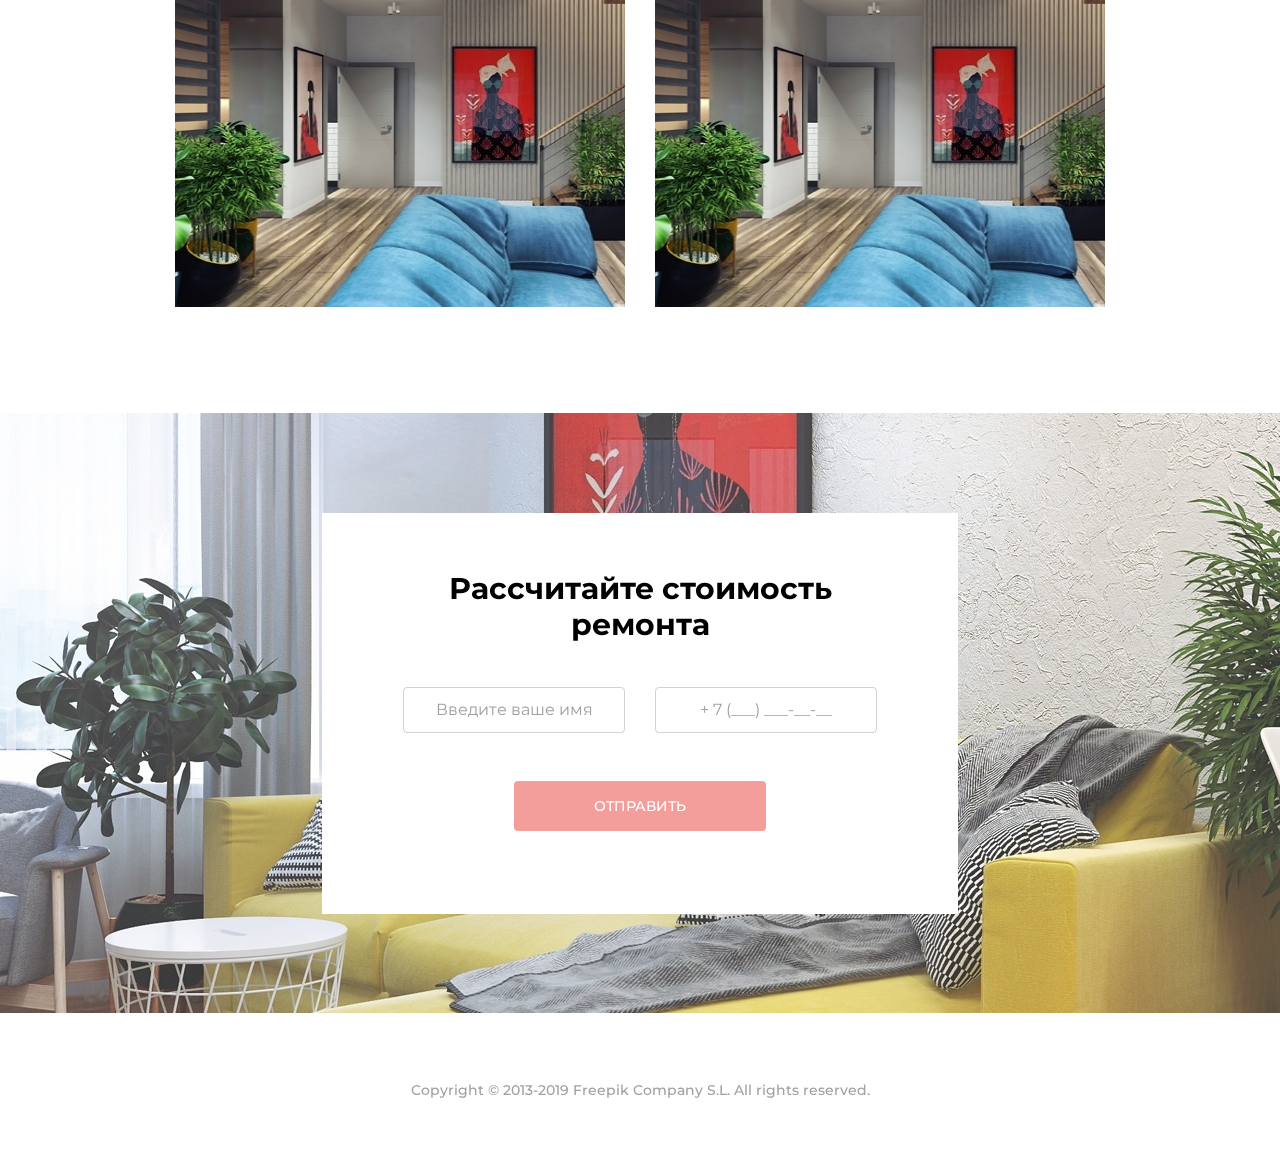
<file: work.html>
<!DOCTYPE html>
<html lang="ru">

<head>
  <meta charset="UTF-8">
  <meta name="viewport" content="width=device-width, initial-scale=1.0">
  <meta http-equiv="X-UA-Compatible" content="ie=edge">
  <title>Работа - Мегаремонт</title>
  <link href="https://fonts.googleapis.com/css?family=Montserrat:400,500,700&display=swap" rel="stylesheet">
  <link rel="stylesheet" href="css/normalize.css">
  <link rel="stylesheet" href="css/bootstrap.css">
  <link rel="stylesheet" href="css/slideout.css">
  <link rel="stylesheet" href="css/styles.css">
</head>

<body>

  <div id="menu" class="mobile-menu-background">
    <nav>
      <ul class="header-mobile-menu-list">
        <li><a href="works.html">Наши работы </a></li>
        <li><a href="#">Дизайн</a></li>
        <li><a href="prices.html">Цены</a></li>
        <li><a href="about.html">О нас</a></li>
        <li><a href="contacts.html">Контакты</a></li>
      </ul>
    </nav>
  </div>

  <div id="panel">

    <!-- Шапка сайта -->
    <div class="container-fluid header-works">

      <!-- Логотип, меню, телефон -->
      <div class="container">

        <div class="row header">
          <div class="col-md-2 col-lg-2 col-xl-2">
            <a href="index.html">
              <img class="header-logo" src="img/header-logo.png" alt="Логотип Мегаремонт">
            </a>
          </div>
          <div class="col-md-6 col-lg-6 col-xl-6 offset-1">
            <nav>
              <ul class="header-menu-list">
                <li><a href="works.html">Наши работы </a></li>
                <li><a href="#">Дизайн</a></li>
                <li><a href="prices.html">Цены</a></li>
                <li><a href="about.html">О нас</a></li>
                <li><a href="contacts.html">Контакты</a></li>
              </ul>
            </nav>
          </div>
          <div class="col-md-3 col-lg-2 col-xl-2 offset-1 header-contacts">
            <a href="tel:+79614461989">8 961 446 19 89</a>
          </div>
        </div>

        <div class="header-mobile">
          <div class="row">
            <div class="col-4 col-sm-4 header-menu-button">
              <a href="#" class="toggle-button">
                <img src="img/menu-button.svg" alt="Иконка меню">
              </a>
            </div>
            <div class="col-4 col-sm-4 header-mobile-logo">
              <a href="#">
                <img src="img/header-logo.png" alt="Логотип Мегаремонт">
              </a>
            </div>
            <div class="col-4 col-sm-4 header-mobile-telephone-icon">
              <a href="tel:+79614461989">
                <img src="img/telephone.svg" alt="">
              </a>
            </div>
          </div>
        </div>

      </div>

    </div>

    <!-- Раздел работа -->
    <div class="our-works work">
      <div class="container">

        <h2>Наши работы</h2>
        <h3>3-к квартира 76 м2</h3>
        <p>Цель данного проекта — сделать детскую комнату максимально светлой, просторной и «воздушной». Ремонтируемая
          комната действительно маленькая – всего 10 м2, высота потолка 2,5 м., т.к. эта комната в старой «хрущевке».
          Единственное окно из комнаты выходит на северную сторону и дневной света в течении дня не хватает для
          полноценного
          освещения. Для решения задачи стены были окрашены в белый цвет, также мы использовали светлую мебель фирмы
          IKEA,
          скомбинированную с зеркалами. На пол монтирован плинтус фирмы ultrawood, частично стены оклеены весёлыми
          обоями
          шведской фирмы ECO (серия «Happy»), для придания комнате летнего настроения.</p>
        <p>Сроки: <b>85 дней</b></p>

        <div class="row">

          <div class="col-md-6 col-lg-6 col-xl-4 our-works-item">
            <img src="img/work-image.jpg" alt="Изображение квартиры">
            <div class="our-works-item-text">
              <h3>3-к квартира 76 м2</h3>
              <p>Детская комнатаком</p>
              <p>Сроки: <b>85 дней</b></p>
            </div>
          </div>

          <div class="col-md-6 col-lg-6 col-xl-4 our-works-item">
            <img src="img/work-image.jpg" alt="Изображение квартиры">
            <div class="our-works-item-text">
              <h3>3-к квартира 76 м2</h3>
              <p>Детская комнатаком</p>
              <p>Сроки: <b>85 дней</b></p>
            </div>
          </div>

          <div class="col-md-6 col-lg-6 col-xl-4 our-works-item">
            <img src="img/work-image.jpg" alt="Изображение квартиры">
            <div class="our-works-item-text">
              <h3>3-к квартира 76 м2</h3>
              <p>Детская комнатаком</p>
              <p>Сроки: <b>85 дней</b></p>
            </div>
          </div>

          <div class="col-md-6 col-lg-6 col-xl-4 our-works-item">
            <img src="img/work-image.jpg" alt="Изображение квартиры">
            <div class="our-works-item-text">
              <h3>3-к квартира 76 м2</h3>
              <p>Детская комнатаком</p>
              <p>Сроки: <b>85 дней</b></p>
            </div>
          </div>

          <div class="col-md-6 col-lg-6 col-xl-4 our-works-item">
            <img src="img/work-image.jpg" alt="Изображение квартиры">
            <div class="our-works-item-text">
              <h3>3-к квартира 76 м2</h3>
              <p>Детская комнатаком</p>
              <p>Сроки: <b>85 дней</b></p>
            </div>
          </div>

          <div class="col-md-6 col-lg-6 col-xl-4 our-works-item">
            <img src="img/work-image.jpg" alt="Изображение квартиры">
            <div class="our-works-item-text">
              <h3>3-к квартира 76 м2</h3>
              <p>Детская комнатаком</p>
              <p>Сроки: <b>85 дней</b></p>
            </div>
          </div>

        </div>

      </div>
    </div>

    <!-- Раздел расчитать стоимость с формой отправки данных -->
    <div class="calculate-the-cost">
      <div class="container-fluid calculate-the-cost-background">
        <div class="calculate-the-cost-form-wrapper">
          <h3>Рассчитайте стоимость ремонта</h3>
          <form action="https://echo.htmlacademy.ru" method="POST">

            <div class="contacts-wrapper">

              <label for="">
                <input type="text" placeholder="Введите ваше имя" name="name" id="">
              </label>

              <label for="">
                <input type="number" placeholder="+ 7 (___) ___-__-__" name="number" id="">
              </label>

            </div>

            <button type="submit">ОТПРАВИТЬ</button>

          </form>
        </div>
      </div>
    </div>

    <!-- Раздел подвала сайта -->
    <div class="footer">
      <div class="container-fluid">
        <div class="container">
          <div class="copyright">
            <p>Copyright © 2013-2019 Freepik Company S.L. All rights reserved.</p>
          </div>
        </div>
      </div>

    </div>

  </div>

  <script src="js/jquery.min.js"></script>
  <script src="js/bootstrap.bundle.min.js"></script>
  <script src="js/slideout.min.js"></script>
  <script src="js/scripts.js"></script>
</body>

</html>
</file>
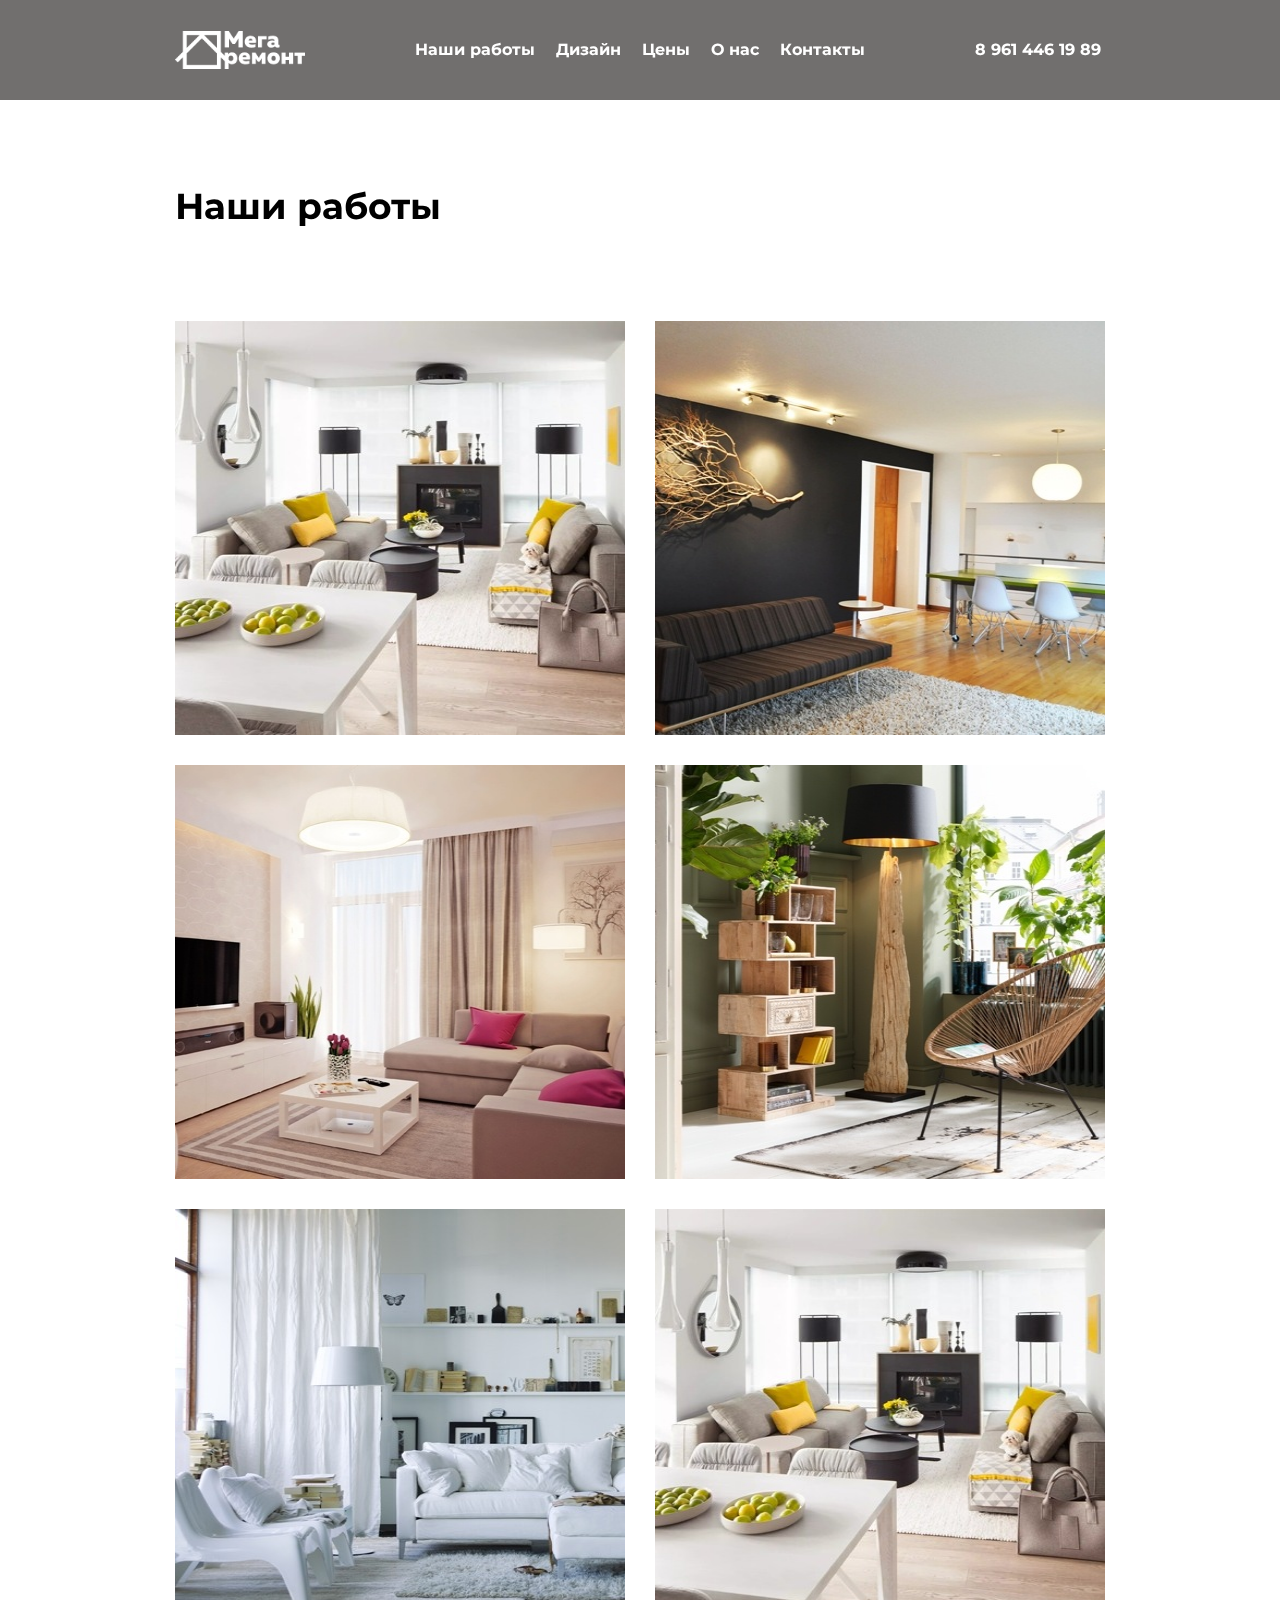
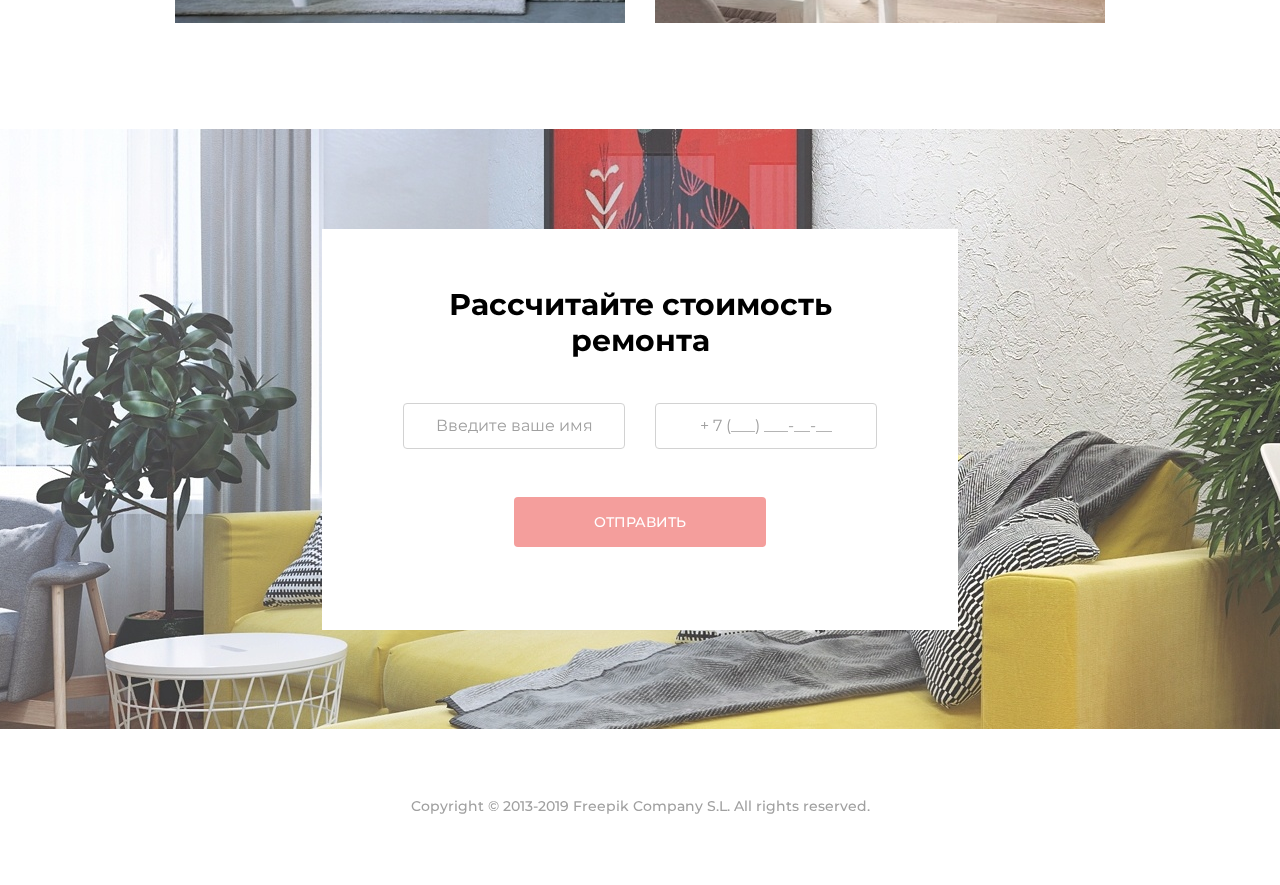
<file: works.html>
<!DOCTYPE html>
<html lang="ru">

<head>
  <meta charset="UTF-8">
  <meta name="viewport" content="width=device-width, initial-scale=1.0">
  <meta http-equiv="X-UA-Compatible" content="ie=edge">
  <title>Наши работы - Мегаремонт</title>
  <link href="https://fonts.googleapis.com/css?family=Montserrat:400,500,700&display=swap" rel="stylesheet">
  <link rel="stylesheet" href="css/normalize.css">
  <link rel="stylesheet" href="css/bootstrap.css">
  <link rel="stylesheet" href="css/slideout.css">
  <link rel="stylesheet" href="css/styles.css">
</head>

<body>

  <div id="menu" class="mobile-menu-background">
    <nav>
      <ul class="header-mobile-menu-list">
        <li><a href="works.html">Наши работы </a></li>
        <li><a href="#">Дизайн</a></li>
        <li><a href="prices.html">Цены</a></li>
        <li><a href="about.html">О нас</a></li>
        <li><a href="contacts.html">Контакты</a></li>
      </ul>
    </nav>
  </div>

  <div id="panel">

    <!-- Шапка сайта -->
    <div class="container-fluid header-works">

      <!-- Логотип, меню, телефон -->
      <div class="container">

        <div class="row header">
          <div class="col-md-2 col-lg-2 col-xl-2">
            <a href="index.html">
              <img class="header-logo" src="img/header-logo.png" alt="Логотип Мегаремонт">
            </a>
          </div>
          <div class="col-md-6 col-lg-6 col-xl-6 offset-1">
            <nav>
              <ul class="header-menu-list">
                <li><a href="works.html">Наши работы </a></li>
                <li><a href="#">Дизайн</a></li>
                <li><a href="prices.html">Цены</a></li>
                <li><a href="about.html">О нас</a></li>
                <li><a href="contacts.html">Контакты</a></li>
              </ul>
            </nav>
          </div>
          <div class="col-md-3 col-lg-2 col-xl-2 offset-1 header-contacts">
            <a href="tel:+79614461989">8 961 446 19 89</a>
          </div>
        </div>

        <div class="header-mobile">
            <div class="row">
              <div class="col-4 col-sm-4 header-menu-button">
                <a href="#" class="toggle-button">
                  <img src="img/menu-button.svg" alt="Иконка меню">
                </a>
              </div>
              <div class="col-4 col-sm-4 header-mobile-logo">
                <a href="#">
                  <img src="img/header-logo.png" alt="Логотип Мегаремонт">
                </a>
              </div>
              <div class="col-4 col-sm-4 header-mobile-telephone-icon">
                <a href="tel:+79614461989">
                  <img src="img/telephone.svg" alt="">
                </a>
              </div>
            </div>
          </div>

      </div>

    </div>

    <!-- Раздел наши работы -->
    <div class="our-works">
      <div class="container">
        <h2>Наши работы</h2>
        <div class="row">

          <div class="col-12 col-sm-12 col-md-6 col-lg-6 col-xl-4 our-works-item">
            <a href="work.html" class="our-works-item-link">
              <img src="img/our-works-image-one.jpg" alt="Изображение квартиры">
              <div class="our-works-item-text">
                <h3>3-к квартира 76 м2</h3>
                <p>Детская комнатаком</p>
                <p>Сроки: <b>85 дней</b></p>
              </div>
            </a>
          </div>

          <div class="col-12 col-sm-12 col-md-6 col-lg-6 col-xl-4 our-works-item">
            <a href="work.html" class="our-works-item-link">
              <img src="img/our-works-image-two.jpg" alt="Изображение квартиры">
              <div class="our-works-item-text">
                <h3>3-к квартира 76 м2</h3>
                <p>Детская комнатаком</p>
                <p>Сроки: <b>85 дней</b></p>
              </div>
            </a>
          </div>

          <div class="col-12 col-sm-12 col-md-6 col-lg-6 col-xl-4 our-works-item">
            <a href="work.html" class="our-works-item-link">
              <img src="img/our-works-image-three.jpg" alt="Изображение квартиры">
              <div class="our-works-item-text">
                <h3>3-к квартира 76 м2</h3>
                <p>Детская комнатаком</p>
                <p>Сроки: <b>85 дней</b></p>
              </div>
            </a>
          </div>

          <div class="col-12 col-sm-12 col-md-6 col-lg-6 col-xl-4 our-works-item">
            <a href="work.html" class="our-works-item-link">
              <img src="img/our-works-image-four.jpg" alt="Изображение квартиры">
              <div class="our-works-item-text">
                <h3>3-к квартира 76 м2</h3>
                <p>Детская комнатаком</p>
                <p>Сроки: <b>85 дней</b></p>
              </div>
            </a>
          </div>

          <div class="col-12 col-sm-12 col-md-6 col-lg-6 col-xl-4 our-works-item">
            <a href="work.html" class="our-works-item-link">
              <img src="img/our-works-image-five.jpg" alt="Изображение квартиры">
              <div class="our-works-item-text">
                <h3>3-к квартира 76 м2</h3>
                <p>Детская комнатаком</p>
                <p>Сроки: <b>85 дней</b></p>
              </div>
            </a>
          </div>

          <div class="col-12 col-sm-12 col-md-6 col-lg-6 col-xl-4 our-works-item">
            <a href="work.html" class="our-works-item-link">
              <img src="img/our-works-image-one.jpg" alt="Изображение квартиры">
              <div class="our-works-item-text">
                <h3>3-к квартира 76 м2</h3>
                <p>Детская комнатаком</p>
                <p>Сроки: <b>85 дней</b></p>
              </div>
            </a>
          </div>

        </div>
      </div>
    </div>

    <!-- Раздел расчитать стоимость с формой отправки данных -->
    <div class="calculate-the-cost">
      <div class="container-fluid calculate-the-cost-background">
        <div class="calculate-the-cost-form-wrapper">
          <h3>Рассчитайте стоимость ремонта</h3>
          <form action="https://echo.htmlacademy.ru" method="POST">

            <div class="contacts-wrapper">

              <label for="">
                <input type="text" placeholder="Введите ваше имя" name="name" id="">
              </label>

              <label for="">
                <input type="number" placeholder="+ 7 (___) ___-__-__" name="number" id="">
              </label>

            </div>

            <button type="submit">ОТПРАВИТЬ</button>

          </form>
        </div>
      </div>
    </div>

    <!-- Раздел подвала сайта -->
    <div class="footer">
      <div class="container-fluid">
        <div class="container">
          <div class="copyright">
            <p>Copyright © 2013-2019 Freepik Company S.L. All rights reserved.</p>
          </div>
        </div>
      </div>

    </div>

  </div>

  <script src="js/jquery.min.js"></script>
  <script src="js/bootstrap.bundle.min.js"></script>
  <script src="js/slideout.min.js"></script>
  <script src="js/scripts.js"></script>
</body>

</html>
</file>
<file: css/slideout.css>
body {
  width: 100%;
  height: 100%;
}

.slideout-menu {
  position: fixed;
  top: 0;
  bottom: 0;
  width: 256px;
  min-height: 100vh;
  overflow-y: scroll;
  -webkit-overflow-scrolling: touch;
  z-index: 0;
  display: none;
}

.slideout-menu-left {
  left: 0;
}

.slideout-menu-right {
  right: 0;
}

.slideout-panel {
  position: relative;
  z-index: 1;
  will-change: transform;
  background-color: #FFF; /* A background-color is required */
  min-height: 100vh;
}

.slideout-open,
.slideout-open body,
.slideout-open .slideout-panel {
  overflow: hidden;
}

.slideout-open .slideout-menu {
  display: block;
}
</file>
<file: css/styles.css>
input::-webkit-outer-spin-button,
input::-webkit-inner-spin-button {
  -webkit-appearance: none;
}

input[type='number'] {
  -moz-appearance: textfield;
}

body {
  font-family: "Montserrat", sans-serif;
}

.header-background {
  background-image: url("../img/header-background.jpg");
  background-repeat: no-repeat;
  background-size: cover;
  width: 100%;
  height: 960px;
}

.header {
  height: 100px;
  display: -webkit-box;
  display: -ms-flexbox;
  display: flex;
  -webkit-box-align: center;
      -ms-flex-align: center;
          align-items: center;
}

.header-logo {
  width: 100%;
}

.header-menu-list {
  display: -webkit-box;
  display: -ms-flexbox;
  display: flex;
  -webkit-box-pack: justify;
      -ms-flex-pack: justify;
          justify-content: space-between;
  list-style: none;
  margin: 0;
  padding: 0;
}

.header-menu-list li a {
  color: #ffffff;
  font-family: "Montserrat", sans-serif;
  font-size: 16px;
  font-weight: 700;
  line-height: 96px;
}

.header-contacts a {
  color: #ffffff;
  font-family: "Montserrat", sans-serif;
  font-size: 16px;
  font-weight: 700;
  line-height: 96px;
}

.header-intro {
  display: -webkit-box;
  display: -ms-flexbox;
  display: flex;
  -webkit-box-orient: vertical;
  -webkit-box-direction: normal;
      -ms-flex-direction: column;
          flex-direction: column;
  -webkit-box-align: center;
      -ms-flex-align: center;
          align-items: center;
}

.header-intro h1 {
  margin: 0;
  padding: 0;
  width: 965px;
  color: #ffffff;
  font-size: 60px;
  font-weight: 500;
  text-align: center;
  margin-top: 235px;
}

.header-intro p {
  margin: 0;
  padding: 0;
  width: 865px;
  color: #ffffff;
  font-size: 24px;
  font-weight: 400;
  text-align: center;
  margin-top: 33px;
  margin-bottom: 96px;
}

.header-intro a {
  width: 252px;
  height: 50px;
  border-radius: 4px;
  background-color: #f39d77;
  color: #ffffff;
  font-size: 14px;
  font-weight: 500;
  display: -webkit-box;
  display: -ms-flexbox;
  display: flex;
  -webkit-box-pack: center;
      -ms-flex-pack: center;
          justify-content: center;
  -webkit-box-align: center;
      -ms-flex-align: center;
          align-items: center;
}

.header-intro span {
  color: #ffffff;
  font-size: 14px;
  font-weight: 500;
  margin-top: 22px;
}

.features-item {
  text-align: center;
}

.features-item img {
  padding-bottom: 37px;
}

.features-item h2 {
  color: #000000;
  font-size: 16px;
  font-weight: 700;
  line-height: 24px;
  margin: 0;
  padding: 0;
}

.features-item p {
  font-size: 14px;
  font-weight: 400;
  margin: 0;
  padding: 0;
}

.main {
  padding-top: 83px;
  padding-bottom: 98px;
  background-color: #f3f1ed;
}

.features {
  padding-bottom: 119px;
}

.apartment {
  padding-bottom: 30px;
}

.apartment-description {
  background-color: #ffffff;
  max-width: 635px;
  max-height: 586px;
}

.apartment-description h2 {
  font-size: 24px;
  font-weight: 700;
  line-height: 36px;
  margin: 0;
  padding: 0;
  padding-top: 41px;
  padding-left: 35px;
  padding-right: 42px;
  padding-bottom: 10px;
}

.apartment-description p {
  color: #000000;
  font-size: 16px;
  font-weight: 400;
  margin: 0;
  padding: 0;
  padding-left: 35px;
  padding-right: 42px;
}

.apartment-description p b {
  font-weight: 700;
}

.apartment-description p:nth-of-type(2) {
  padding-top: 20px;
  padding-bottom: 87px;
}

.apartment-description a {
  width: 252px;
  height: 50px;
  border-radius: 4px;
  background-color: #f2f2f2;
  color: #000000;
  font-size: 14px;
  font-weight: 500;
  display: -webkit-box;
  display: -ms-flexbox;
  display: flex;
  -webkit-box-pack: center;
      -ms-flex-pack: center;
          justify-content: center;
  -webkit-box-align: center;
      -ms-flex-align: center;
          align-items: center;
  margin-left: 35px;
  margin-right: 42px;
}

.apartment-image {
  max-width: 635px;
  max-height: 586px;
}

.apartment-image img {
  width: 100%;
}

.background-white {
  background-color: #ffffff;
}

.apartments .apartment-image img {
  width: 100%;
}

.apartments .apartment-description h2 {
  color: #000000;
  font-size: 24px;
  font-weight: 700;
  padding-top: 28px;
  padding-left: 27px;
  padding-right: 31px;
}

.apartments .apartment-description p {
  color: #000000;
  font-size: 16px;
  font-weight: 400;
  padding-left: 27px;
  padding-right: 31px;
}

.apartments .apartment-description p b {
  font-weight: 700;
}

.apartments .apartment-description p:nth-of-type(2) {
  padding-bottom: 56px;
}

.how-we-are-working {
  padding: 86px 0 90px 0;
}

.how-we-are-working h2 {
  margin: 0;
  padding: 0;
  color: #000000;
  font-size: 36px;
  font-weight: 700;
  padding-bottom: 93px;
}

.how-we-are-working .how-we-are-working-item {
  text-align: center;
}

.how-we-are-working .how-we-are-working-item img {
  padding-bottom: 26px;
}

.how-we-are-working .how-we-are-working-item p {
  color: #000000;
  font-size: 16px;
  font-weight: 700;
  margin: 0;
  padding: 0;
}

.calculate-the-cost-background {
  background-image: url("../img/calculate-the-cost-image.jpg");
  background-repeat: no-repeat;
  background-position: 50% 50%;
  width: 100%;
  height: 600px;
  padding: 100px 0 99px 0;
}

.calculate-the-cost-form-wrapper {
  max-width: 636px;
  max-height: 401px;
  background-color: #ffffff;
  margin: 0 auto;
  padding: 58px 81px 83px 81px;
}

.calculate-the-cost-form-wrapper h3 {
  width: 385px;
  color: #000000;
  font-size: 30px;
  font-weight: 700;
  text-align: center;
  margin: 0 auto;
  padding: 0;
  padding-bottom: 44px;
}

.calculate-the-cost-form-wrapper form .contacts-wrapper {
  display: -webkit-box;
  display: -ms-flexbox;
  display: flex;
  -webkit-box-pack: justify;
      -ms-flex-pack: justify;
          justify-content: space-between;
  -webkit-box-align: center;
      -ms-flex-align: center;
          align-items: center;
  padding-bottom: 40px;
}

.calculate-the-cost-form-wrapper form .contacts-wrapper input {
  width: 222px;
  color: #a0a0a0;
  font-size: 16px;
  font-weight: 400;
  border-radius: 4px;
  border: 1px solid #d2d2d2;
  background-color: #ffffff;
  padding: 10px;
  text-align: center;
}

.calculate-the-cost-form-wrapper form .contacts-wrapper input::-webkit-input-placeholder {
  color: #a0a0a0;
}

.calculate-the-cost-form-wrapper form .contacts-wrapper input:-ms-input-placeholder {
  color: #a0a0a0;
}

.calculate-the-cost-form-wrapper form .contacts-wrapper input::-ms-input-placeholder {
  color: #a0a0a0;
}

.calculate-the-cost-form-wrapper form .contacts-wrapper input::placeholder {
  color: #a0a0a0;
}

.calculate-the-cost-form-wrapper form button {
  color: #ffffff;
  font-size: 14px;
  font-weight: 500;
  width: 252px;
  height: 50px;
  border-radius: 4px;
  background-color: #f49e9c;
  border: none;
  display: block;
  margin: 0 auto;
}

.about-us {
  background-color: #f3f1ed;
  padding-top: 115px;
  padding-bottom: 100px;
}

.about-us-text {
  width: 635px;
}

.text-items {
  background-color: #ffffff;
  padding: 48px 45px 66px 52px;
  height: 794px;
}

.text-items h2 {
  color: #000000;
  font-size: 36px;
  font-weight: 700;
  margin: 0;
  padding: 0;
  padding-bottom: 39px;
}

.text-items h3 {
  color: #000000;
  font-size: 16px;
  font-weight: 700;
  margin: 0;
  padding: 0;
  padding: 20px 0;
}

.text-items p {
  color: #000000;
  font-size: 16px;
  font-weight: 400;
  line-height: 24px;
  margin: 0;
  padding: 0;
}

.text-items a {
  color: #000000;
  font-size: 16px;
  font-weight: 700;
  text-decoration: underline;
  display: block;
  padding-top: 33px;
}

.about-us-contacts {
  display: -webkit-box;
  display: -ms-flexbox;
  display: flex;
  -webkit-box-orient: vertical;
  -webkit-box-direction: normal;
      -ms-flex-direction: column;
          flex-direction: column;
  -webkit-box-pack: justify;
      -ms-flex-pack: justify;
          justify-content: space-between;
}

.about-us-contacts img {
  width: 100%;
}

.about-us-contacts iframe {
  width: 100%;
}

.about-us-contacts address {
  width: 100%;
  height: 240px;
  background-color: #f39d77;
  margin: 0;
  padding: 66px 53px 68px 53px;
  display: -webkit-box;
  display: -ms-flexbox;
  display: flex;
  -webkit-box-orient: vertical;
  -webkit-box-direction: normal;
      -ms-flex-direction: column;
          flex-direction: column;
  -webkit-box-pack: justify;
      -ms-flex-pack: justify;
          justify-content: space-between;
}

.about-us-contacts address .contacts-item {
  display: -webkit-box;
  display: -ms-flexbox;
  display: flex;
  -webkit-box-align: center;
      -ms-flex-align: center;
          align-items: center;
}

.about-us-contacts address .contacts-item img {
  width: 40px;
  height: 40px;
  margin-right: 18px;
}

.about-us-contacts address .contacts-item p {
  color: #ffffff;
  font-size: 16px;
  font-weight: 500;
  line-height: 24px;
  margin: 0;
  padding: 0;
}

.footer .footer-item {
  padding-top: 76px;
  padding-bottom: 74px;
}

.footer .footer-item h2 {
  width: 935px;
  color: #000000;
  font-size: 48px;
  font-weight: 500;
  text-align: center;
  margin: 0 auto;
  padding: 0;
  padding-bottom: 82px;
}

.footer .footer-item a {
  height: 10px;
  color: #ffffff;
  font-size: 14px;
  font-weight: 500;
  width: 252px;
  height: 50px;
  border-radius: 4px;
  background-color: #f49e9c;
  display: -webkit-box;
  display: -ms-flexbox;
  display: flex;
  -webkit-box-pack: center;
      -ms-flex-pack: center;
          justify-content: center;
  -webkit-box-align: center;
      -ms-flex-align: center;
          align-items: center;
  margin: 0 auto;
  padding: 0;
}

.devider {
  width: 100%;
  height: 1px;
  background-color: #d2d2d2;
  display: block;
}

.copyright p {
  color: #a0a0a0;
  font-size: 14px;
  font-weight: 500;
  text-align: center;
  margin: 0;
  padding: 67px 0 68px 0;
}

.header-works {
  background-color: #716f6e;
}

.our-works {
  padding: 85px 0 76px 0;
}

.our-works h2 {
  color: #000000;
  font-size: 36px;
  font-weight: 700;
  padding-bottom: 85px;
}

.our-works .our-works-item {
  overflow: hidden;
  height: 414px;
  margin-bottom: 30px;
}

.our-works .our-works-item img {
  width: 100%;
  height: 414px;
}

.our-works .our-works-item .our-works-item-link {
  text-decoration: none;
}

.our-works .our-works-item .our-works-item-link:hover .our-works-item-text,
.our-works .our-works-item .our-works-item-link:focus .our-works-item-text {
  -webkit-transform: translateY(-120px);
          transform: translateY(-120px);
  -webkit-transition: 0.25s linear;
  transition: 0.25s linear;
}

.our-works .our-works-item .our-works-item-link .our-works-item-text {
  background-color: rgba(0, 0, 0, 0.5);
  height: 120px;
  padding: 19px 18px 21px 18px;
}

.our-works .our-works-item .our-works-item-link .our-works-item-text h3 {
  color: #ffffff;
  font-weight: 700;
  font-size: 24px;
  font-weight: 700;
  line-height: 36px;
  margin: 0;
  padding: 0;
}

.our-works .our-works-item .our-works-item-link .our-works-item-text p {
  margin: 0;
  padding: 0;
  color: #ffffff;
  font-size: 16px;
  font-weight: 400;
  line-height: 24px;
}

.our-works .our-works-item .our-works-item-link .our-works-item-text p b {
  font-weight: 700;
}

.work h2 {
  margin: 0;
  padding-bottom: 53px;
}

.work h3 {
  margin: 0;
  padding-bottom: 10px;
  color: #000000;
  font-size: 24px;
  font-weight: 700;
  line-height: 36px;
}

.work p {
  margin: 0;
  padding-bottom: 20px;
  font-size: 16px;
  line-height: 24px;
  font-weight: 400;
}

.work p b {
  font-weight: 700;
}

.work p:nth-of-type(2) {
  padding-bottom: 66px;
}

.prices {
  padding-top: 88px;
  padding-bottom: 186px;
}

.prices h2 {
  color: #000000;
  font-size: 36px;
  font-weight: 700;
  padding-bottom: 82px;
  margin: 0;
}

.prices table {
  width: 100%;
}

.prices table tr:nth-child(2n - 1) td:nth-child(2n - 1) {
  background-color: #f2f2f2;
}

.prices table tr:nth-child(2n - 1) td:nth-child(2n) {
  background-color: #e2e2e2;
}

.prices table th {
  padding: 27px 18px;
}

.prices table th:nth-child(2n - 1) {
  background-color: #e2e2e2;
}

.prices table th:nth-child(2n) {
  background-color: #d2d2d2;
}

.prices table th:not(:first-child) {
  text-align: center;
}

.prices table td {
  padding: 27px 18px;
}

.prices table td:nth-child(2n - 1) {
  background-color: #ffffff;
}

.prices table td:nth-child(2n) {
  background-color: #f2f2f2;
}

.prices table td:not(:first-child) {
  text-align: center;
}

.prices table td:nth-child(3), .prices table td:nth-child(4) {
  font-weight: 700;
}

.about {
  padding-top: 88px;
  padding-bottom: 77px;
}

.about h2 {
  color: #000000;
  font-size: 36px;
  font-weight: 700;
  margin: 0;
  padding-bottom: 69px;
}

.about p {
  margin: 0;
  padding-bottom: 20px;
  color: #000000;
  font-size: 16px;
  font-weight: 400;
  line-height: 24px;
}

.about .our-team {
  padding-top: 72px;
}

.about .our-team h2 {
  color: #000000;
  font-size: 36px;
  font-weight: 700;
}

.about .our-team .our-team-item {
  margin-bottom: 30px;
  text-align: center;
}

.about .our-team .our-team-item h3 {
  color: #000000;
  font-size: 16px;
  font-weight: 700;
  line-height: 24px;
  margin: 0;
  padding-top: 27px;
}

.about .our-team .our-team-item span {
  color: #000000;
  font-size: 14px;
  font-weight: 400;
  line-height: 24px;
  margin: 0;
}

.contacts {
  background-color: #f3f1ed;
  padding-top: 88px;
  padding-bottom: 101px;
}

.contacts .contacts-title {
  color: #000000;
  font-size: 36px;
  font-weight: 700;
  padding-bottom: 113px;
  margin: 0;
}

.contacts .text-items {
  display: -webkit-box;
  display: -ms-flexbox;
  display: flex;
  -webkit-box-orient: vertical;
  -webkit-box-direction: normal;
      -ms-flex-direction: column;
          flex-direction: column;
  padding: 77px 81px 81px 81px;
}

.contacts .text-items h3 {
  color: #000000;
  font-size: 30px;
  font-weight: 700;
  text-align: center;
  padding: 0;
  margin: 0;
  padding-bottom: 66px;
}

.contacts .contacts-wrapper {
  display: -webkit-box;
  display: -ms-flexbox;
  display: flex;
  -webkit-box-pack: justify;
      -ms-flex-pack: justify;
          justify-content: space-between;
  -webkit-box-align: center;
      -ms-flex-align: center;
          align-items: center;
  padding-bottom: 34px;
}

.contacts .contacts-wrapper input {
  width: 222px;
  color: #a0a0a0;
  font-size: 16px;
  font-weight: 400;
  border-radius: 4px;
  border: 1px solid #d2d2d2;
  background-color: #ffffff;
  padding: 10px;
  text-align: center;
}

.contacts .contacts-wrapper input::-webkit-input-placeholder {
  color: #a0a0a0;
}

.contacts .contacts-wrapper input:-ms-input-placeholder {
  color: #a0a0a0;
}

.contacts .contacts-wrapper input::-ms-input-placeholder {
  color: #a0a0a0;
}

.contacts .contacts-wrapper input::placeholder {
  color: #a0a0a0;
}

.contacts textarea {
  border-radius: 4px;
  border: 1px solid #d2d2d2;
  background-color: #ffffff;
  padding: 16px 34px;
  margin-bottom: 68px;
  width: 100%;
}

.contacts button {
  color: #ffffff;
  font-size: 14px;
  font-weight: 500;
  width: 252px;
  height: 50px;
  border-radius: 4px;
  background-color: #101010;
  border: none;
  display: block;
  margin: 0 auto;
}

.header-mobile {
  display: none;
}

.form-element {
  display: -webkit-box;
  display: -ms-flexbox;
  display: flex;
  -webkit-box-orient: vertical;
  -webkit-box-direction: normal;
      -ms-flex-direction: column;
          flex-direction: column;
}

.contacts-wrapper {
  display: -webkit-box;
  display: -ms-flexbox;
  display: flex;
  -webkit-box-pack: justify;
      -ms-flex-pack: justify;
          justify-content: space-between;
}

.contacts-wrapper label input {
  border-radius: 5px;
  border: 1px solid #cecece;
  padding: 5px;
}

.form-element textarea {
  padding: 5px;
  border-radius: 5px;
}

.form-element button {
  margin: 10px 0;
  background: #f39d77;
  border: none;
  border-radius: 5px;
  padding: 10px;
  color: #ffffff;
}

@media (max-width: 1365.98px) {
  .header-intro h1 {
    font-size: 45px;
    width: 800px;
    margin-top: 150px;
  }
  .header-intro p {
    font-size: 22px;
    margin-top: 30px;
    margin-bottom: 90px;
    width: 800px;
  }
  .header-background {
    height: 800px;
  }
  .features {
    padding-bottom: 50px;
  }
  .features-item {
    margin-bottom: 50px;
  }
  .apartment-description {
    max-width: 100%;
    max-height: 715px;
    padding-bottom: 50px;
    margin-bottom: 30px;
  }
  .apartment-image {
    max-width: 100%;
    max-height: 715px;
  }
  .apartment-image img {
    width: 100%;
    height: 100%;
    -o-object-fit: cover;
       object-fit: cover;
  }
  .main {
    padding-bottom: 50px;
  }
  .how-we-are-working .how-we-are-working-item {
    margin-bottom: 50px;
  }
  .text-items {
    height: 640px;
    margin-bottom: 50px;
  }
  .about-us {
    padding: 90px 0;
  }
  .about-us-contacts iframe {
    margin-bottom: 50px;
  }
  .prices table th {
    padding: 27px 18px 3px 18px;
  }
  .about-image {
    width: 100%;
  }
  .contacts .text-items h3 {
    padding-bottom: 35px;
  }
  .contacts .contacts-wrapper input {
    width: 370px;
  }
  .contacts textarea {
    margin-bottom: 35px;
  }
}

@media (max-width: 991.98px) {
  .header-menu-list li a {
    font-size: 12px;
  }
  .header-contacts {
    margin-left: 0;
  }
  .header-contacts a {
    font-size: 12px;
    display: -webkit-box;
    display: -ms-flexbox;
    display: flex;
    -webkit-box-pack: end;
        -ms-flex-pack: end;
            justify-content: flex-end;
    line-height: 18px;
  }
  .header-intro h1 {
    font-size: 40px;
    width: 700px;
    margin-top: 100px;
  }
  .header-intro p {
    font-size: 18px;
    margin-bottom: 70px;
    width: 700px;
  }
  .header-background {
    height: 700px;
  }
  .apartment-description p {
    font-size: 14px;
  }
  .apartment-description p:nth-of-type(2) {
    padding-bottom: 60px;
  }
  .footer .footer-item h2 {
    width: 700px;
  }
  .text-items {
    height: 700px;
  }
  .text-items h2 {
    padding-bottom: 30px;
  }
  .text-items p {
    font-size: 14px;
  }
  .footer .footer-item h2 {
    font-size: 40px;
  }
  .our-works .our-works-item img {
    -o-object-fit: cover;
       object-fit: cover;
  }
  .about p {
    font-size: 14px;
  }
  .contacts .contacts-wrapper input {
    width: 250px;
  }
  .contacts textarea {
    margin-bottom: 60px;
  }
}

@media (max-width: 767.98px) {
  .header {
    display: none;
  }
  .header-mobile {
    display: block;
    padding: 30px 0;
  }
  .header-menu-button a img {
    width: 50px;
  }
  .header-mobile-logo a img {
    width: 100%;
    -webkit-transform: scale(1.5);
            transform: scale(1.5);
  }
  .header-mobile-telephone-icon a {
    display: -webkit-box;
    display: -ms-flexbox;
    display: flex;
    -webkit-box-pack: end;
        -ms-flex-pack: end;
            justify-content: flex-end;
  }
  .header-mobile-telephone-icon a img {
    width: 50px;
  }
  .header-intro h1 {
    width: 100%;
  }
  .header-intro p {
    width: 100%;
  }
  .footer .footer-item h2 {
    width: 100%;
  }
  .header-intro a {
    width: 400px;
    height: 70px;
  }
  .features-item h2 {
    font-size: 22px;
    margin-bottom: 10px;
  }
  .features-item p {
    font-size: 18px;
  }
  .apartment-description p {
    font-size: 16px;
  }
  .calculate-the-cost-form-wrapper {
    max-width: 500px;
  }
  .calculate-the-cost-form-wrapper form .contacts-wrapper input {
    width: 300px;
  }
  .calculate-the-cost-form-wrapper form button {
    width: 300px;
  }
  .contacts-wrapper {
    -webkit-box-orient: vertical;
    -webkit-box-direction: normal;
        -ms-flex-direction: column;
            flex-direction: column;
  }
  .text-items {
    height: 900px;
  }
  .text-items p {
    font-size: 16px;
  }
  .header-mobile-menu-list {
    list-style: none;
    padding: 50px 20px;
  }
  .header-mobile-menu-list li {
    font-size: 22px;
    margin-bottom: 10px;
  }
  .header-mobile-menu-list li a {
    color: #000000;
  }
  .header-mobile-menu-list li {
    font-size: 22px;
    margin-bottom: 10px;
    padding: 10px;
    background-color: #ffffff75;
    border-radius: 25px;
    text-align: center;
    font-weight: 500;
  }
  .mobile-menu-background {
    background-color: #f39d77;
  }
}

@media (max-width: 575.98px) and (min-width: 1px) {
  .header-menu-button a img {
    width: 30px;
  }
  .header-mobile-telephone-icon a img {
    width: 30px;
  }
  .header-intro h1 {
    font-size: 26px;
    margin-top: 50px;
  }
  .header-intro a {
    width: 250px;
    height: 50px;
  }
  .header-background {
    height: 650px;
  }
  .apartment-description {
    max-height: 500px;
    overflow-y: scroll;
  }
  .apartment-description a {
    margin: 0 auto;
  }
  .how-we-are-working h2 {
    text-align: center;
  }
  .calculate-the-cost-form-wrapper {
    padding: 20px;
  }
  .calculate-the-cost-form-wrapper h3 {
    width: 200px;
  }
  .calculate-the-cost-form-wrapper form .contacts-wrapper input {
    width: 200px;
  }
  .calculate-the-cost-form-wrapper form button {
    width: 200px;
  }
  .text-items {
    height: 500px;
    overflow-y: scroll;
  }
  .about-us-contacts address {
    padding: 50px;
  }
  .footer .footer-item h2 {
    font-size: 26px;
  }
  .calculate-the-cost-form-wrapper {
    max-width: 270px;
  }
  .about-image-mobile {
    margin-left: 0;
  }
  .our-team-item img {
    width: 100%;
  }
  .contacts .text-items {
    padding: 20px;
  }
  textarea {
    height: 100px;
    margin-bottom: 40px;
  }
  .about-us-contacts address .contacts-item p {
    font-size: 14px;
  }
}
/*# sourceMappingURL=styles.css.map */
</file>
